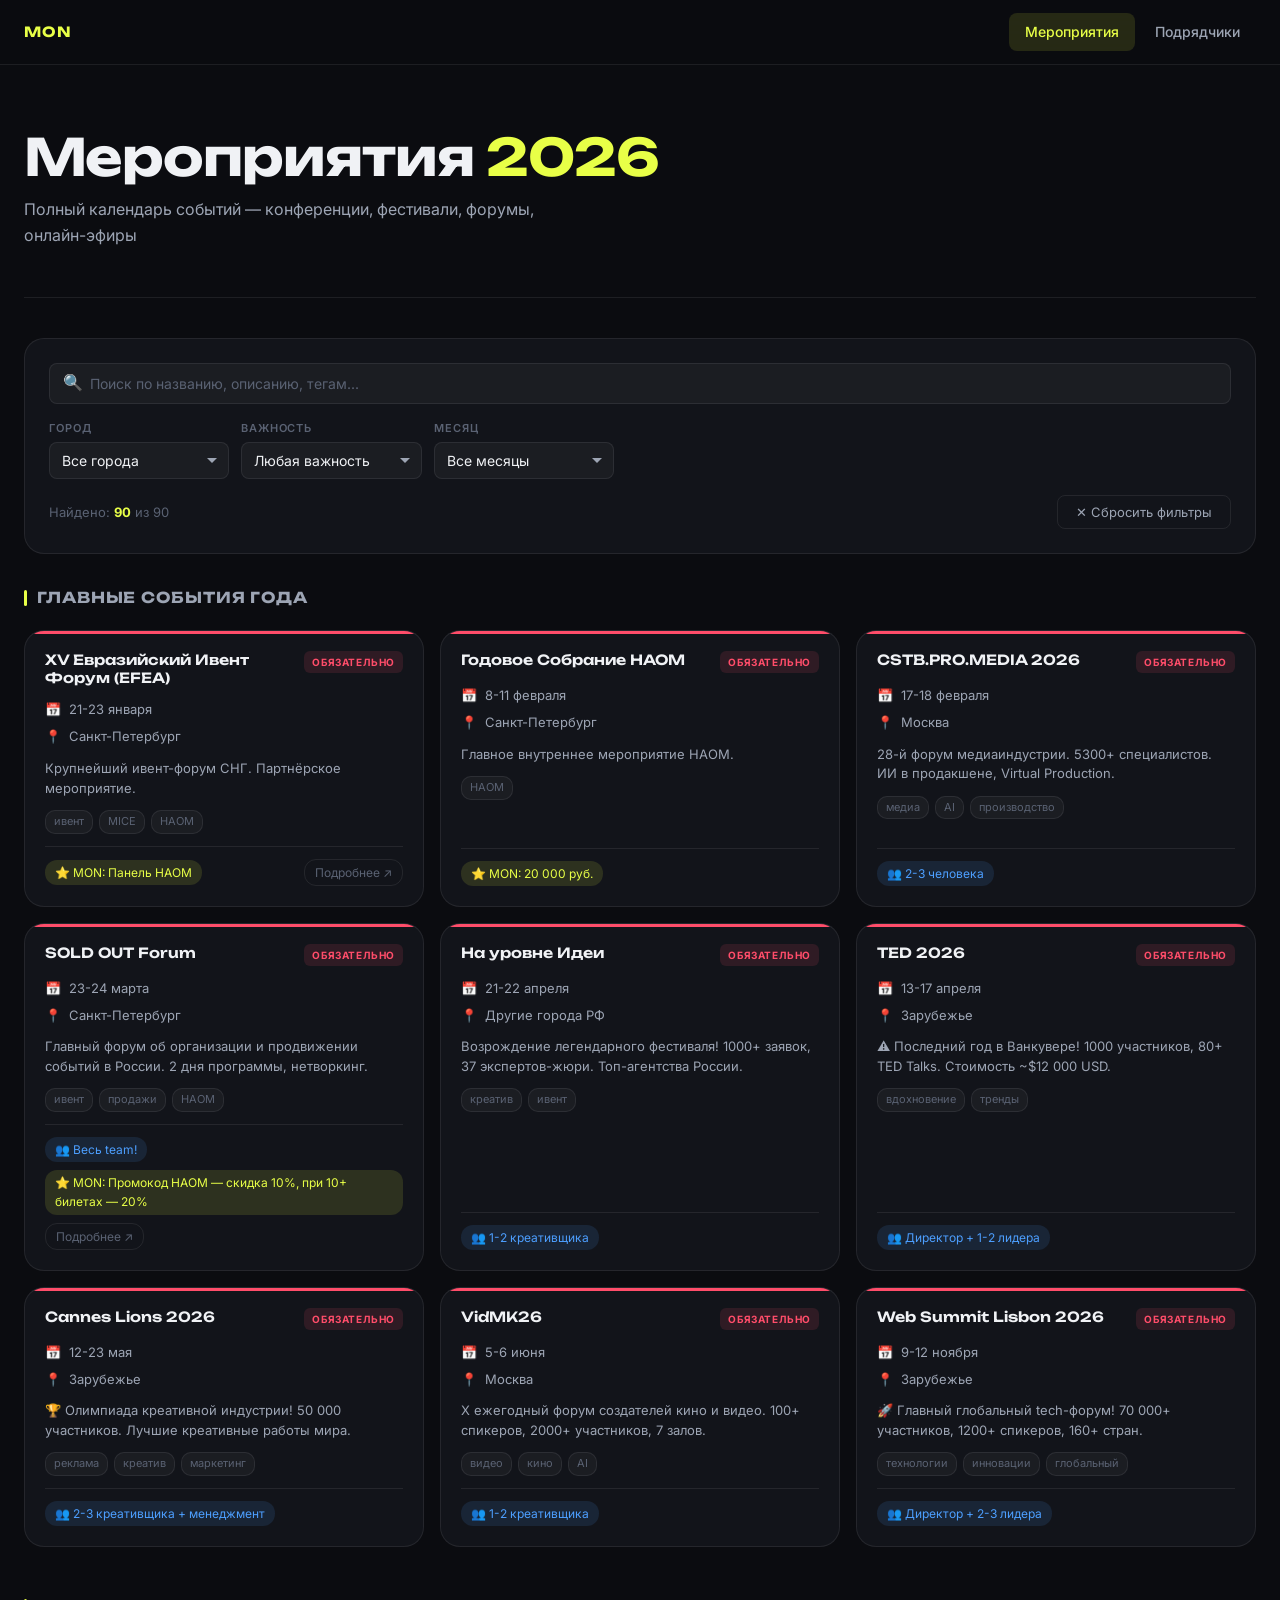
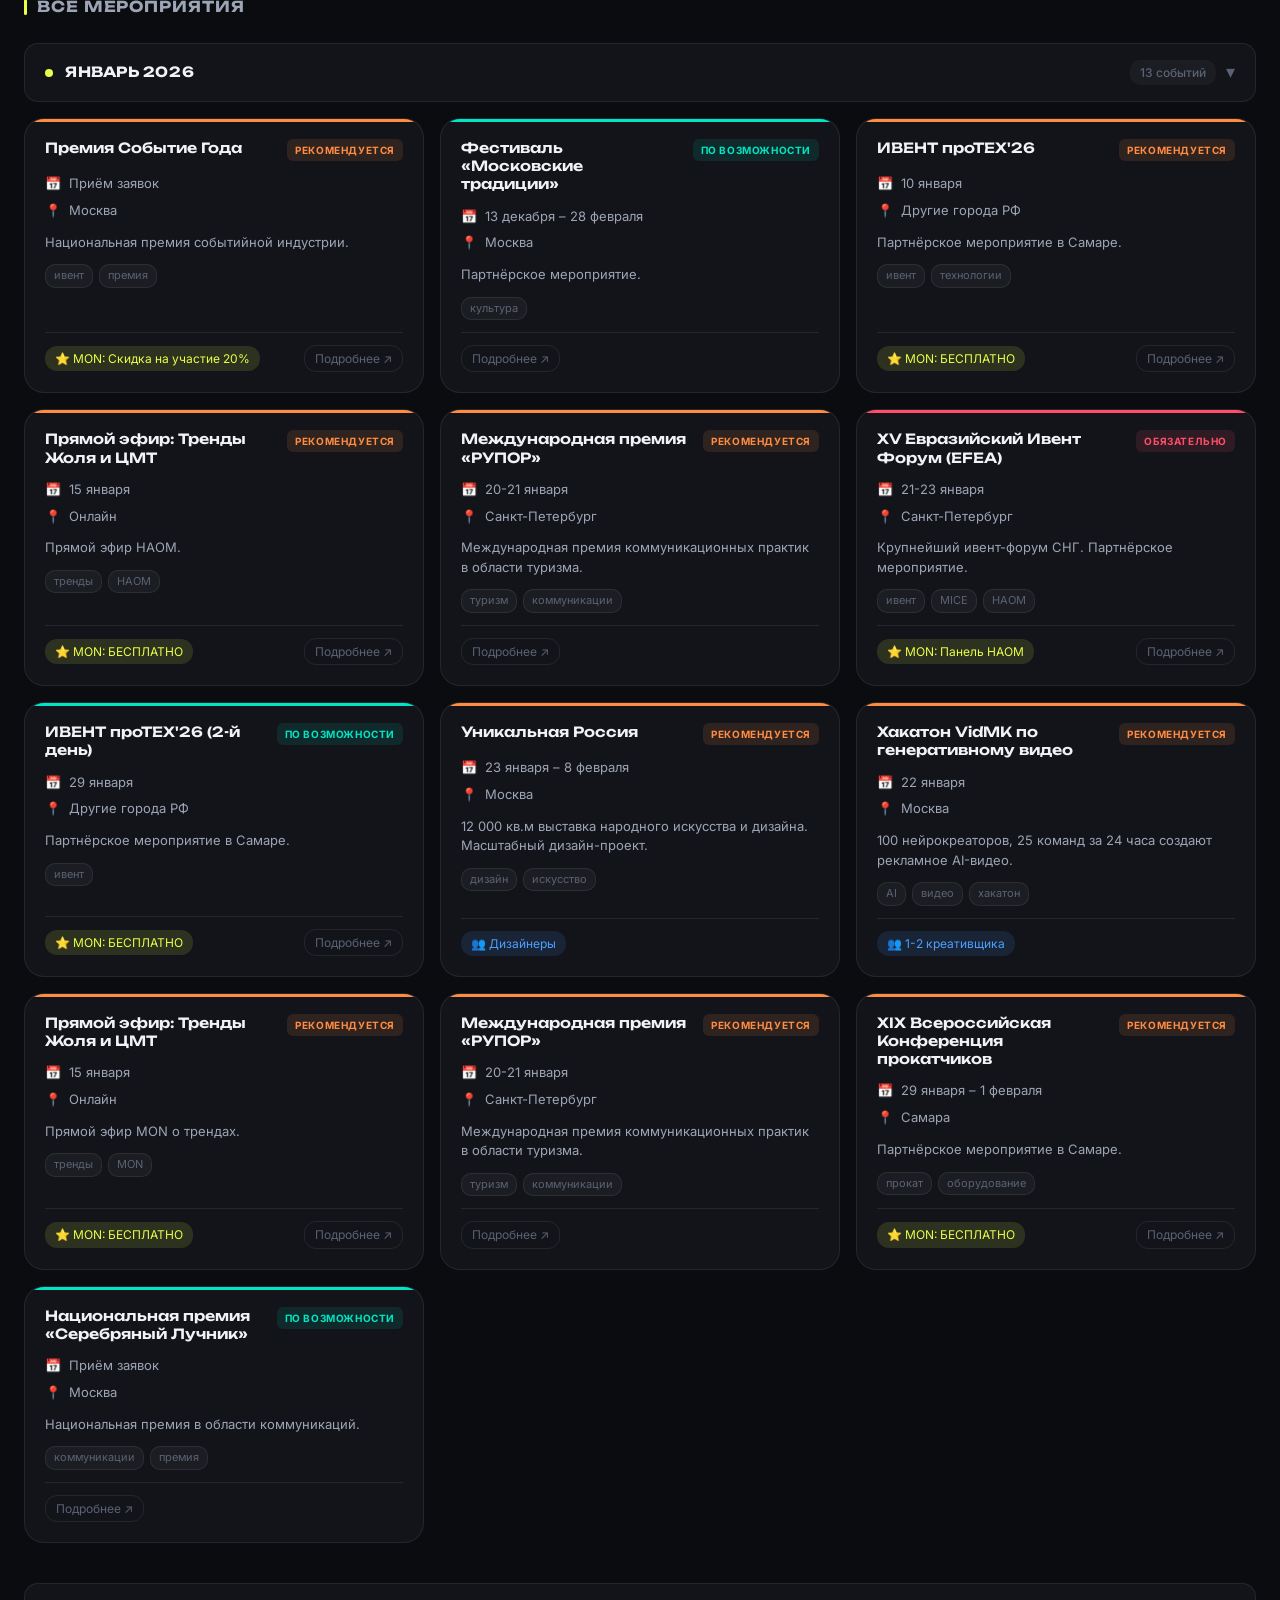
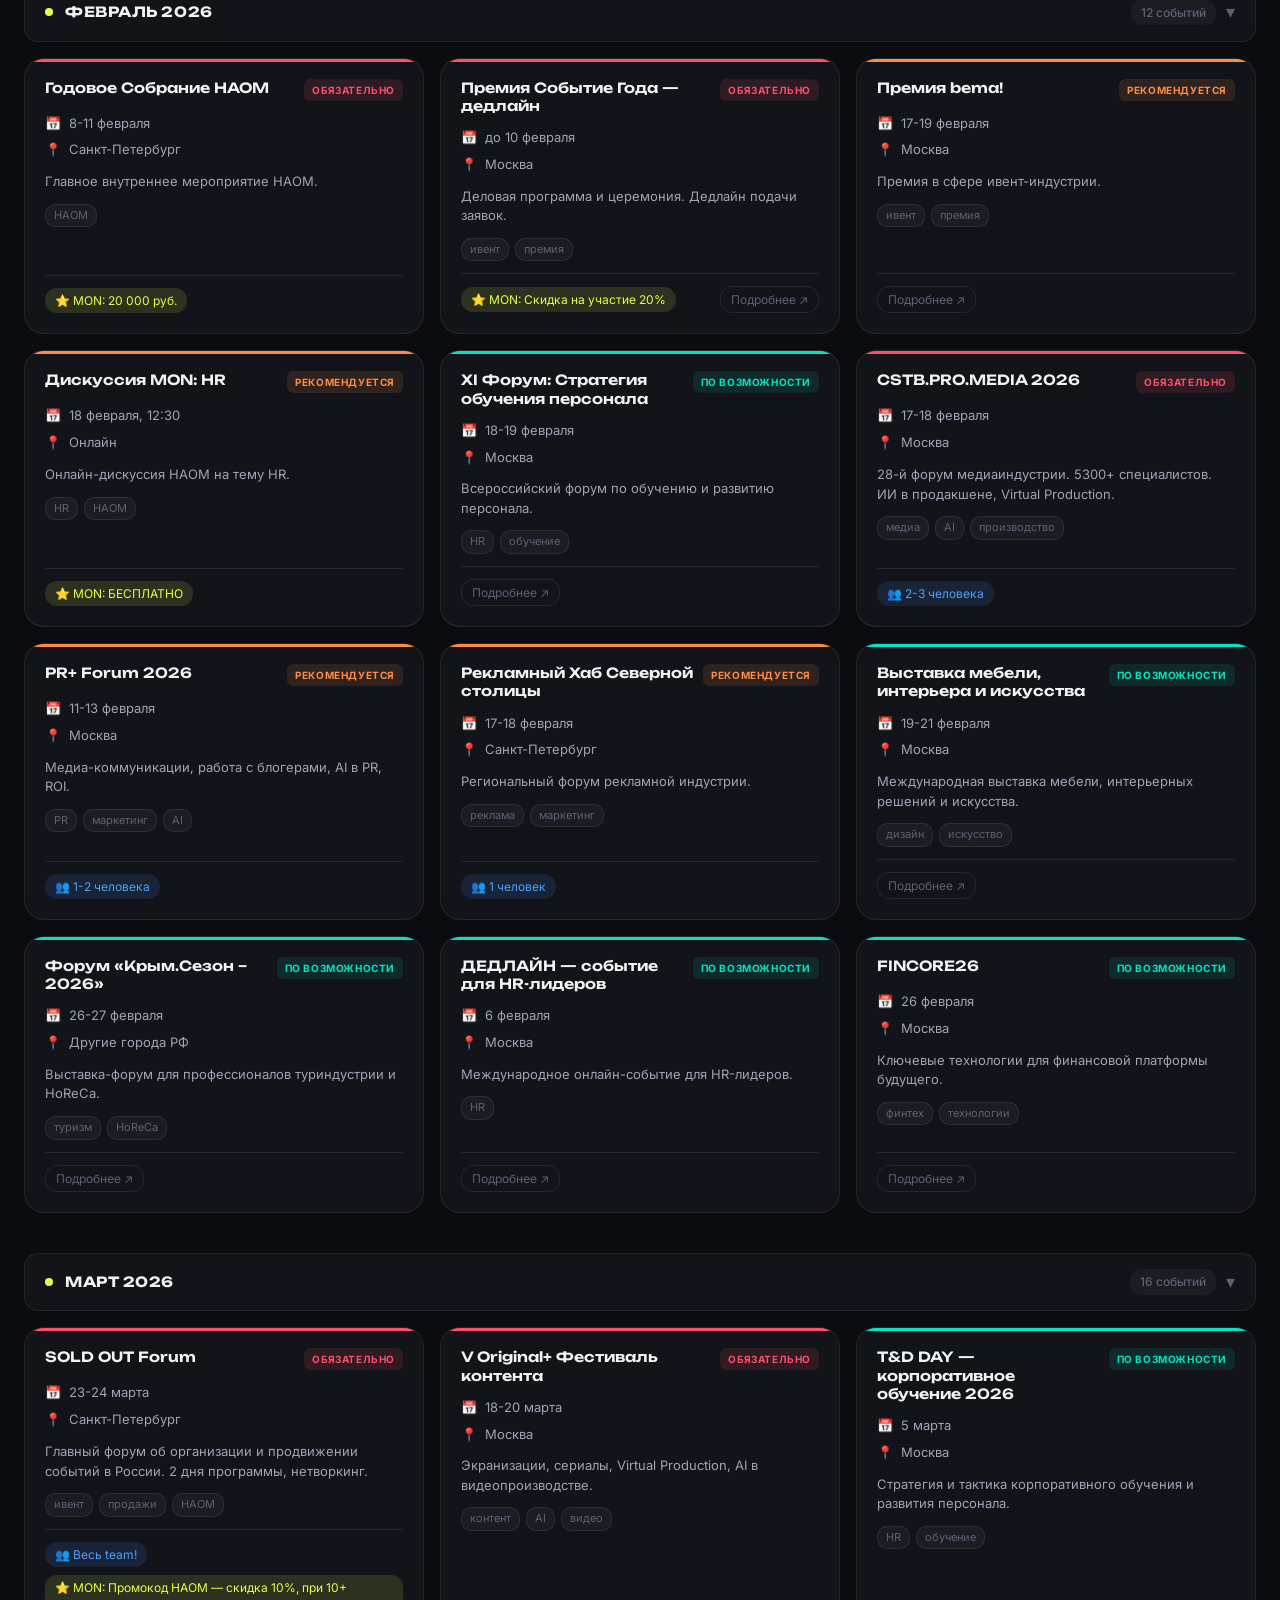
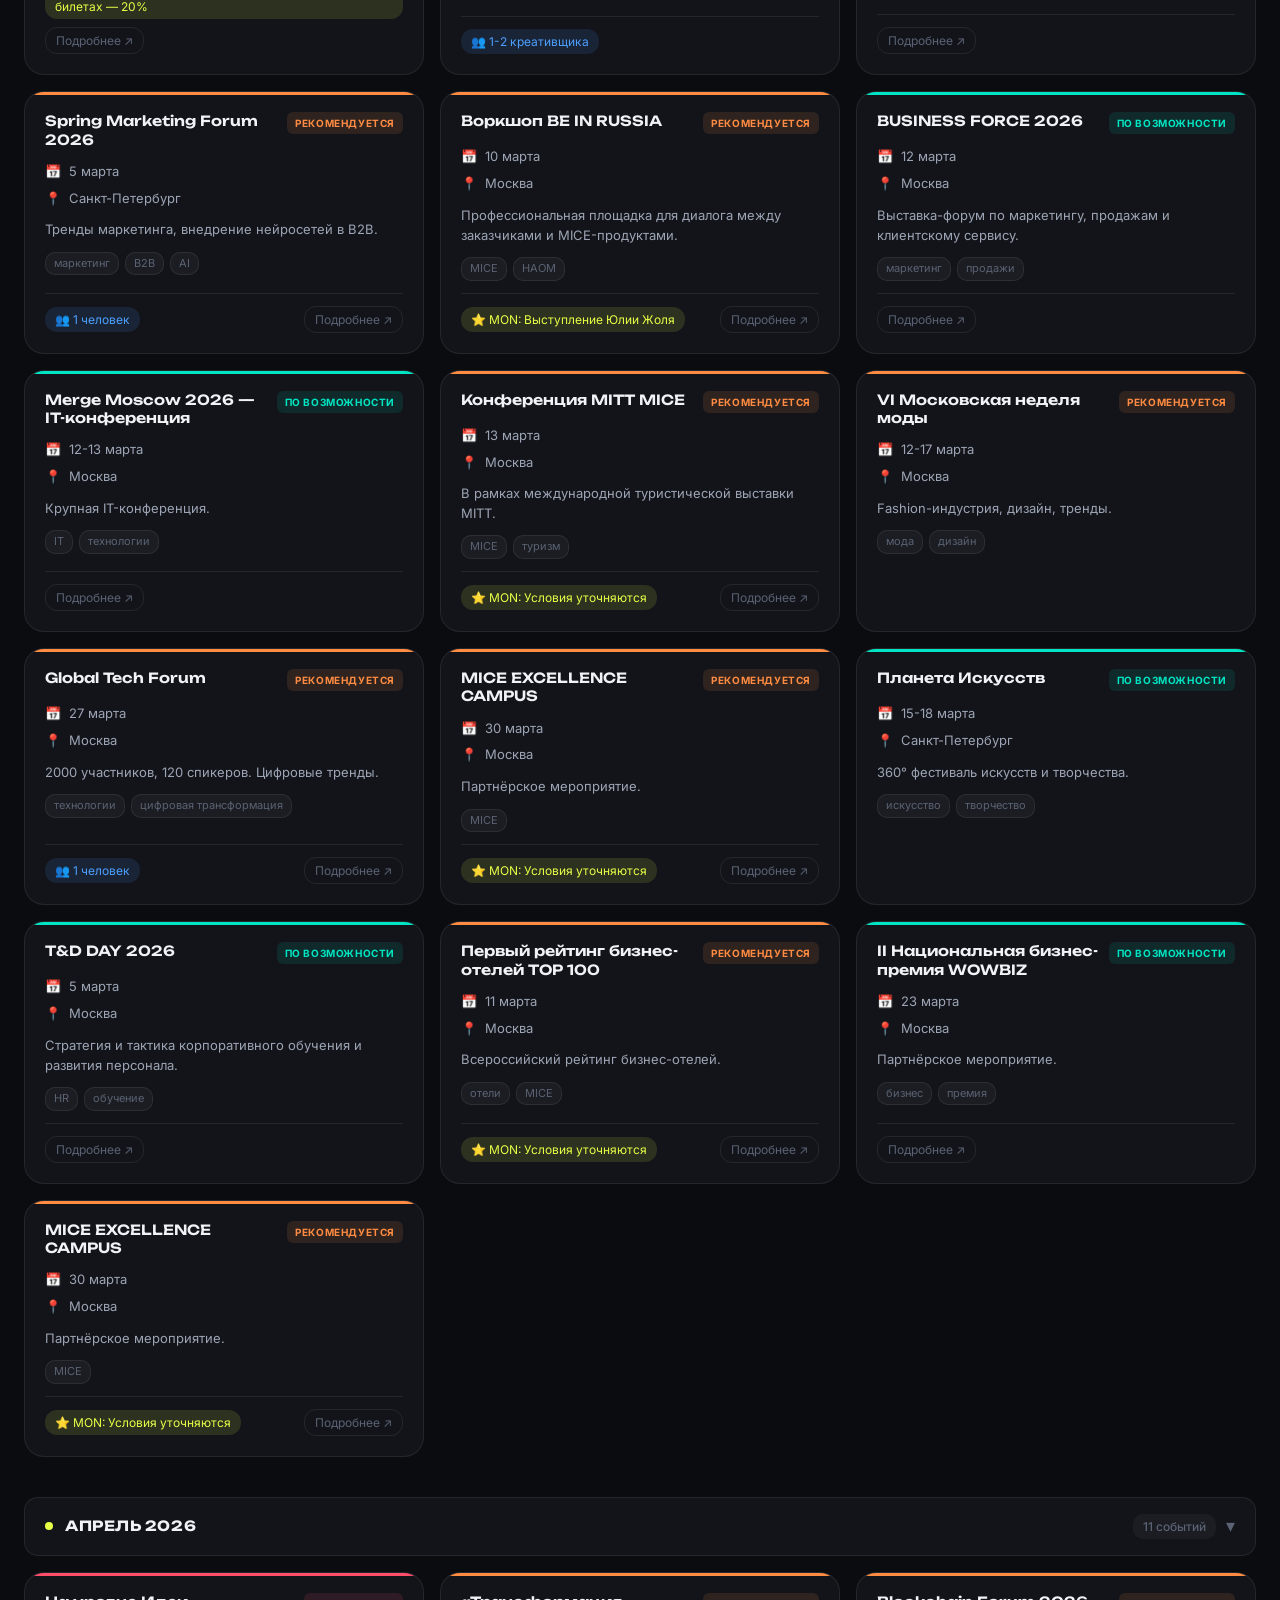
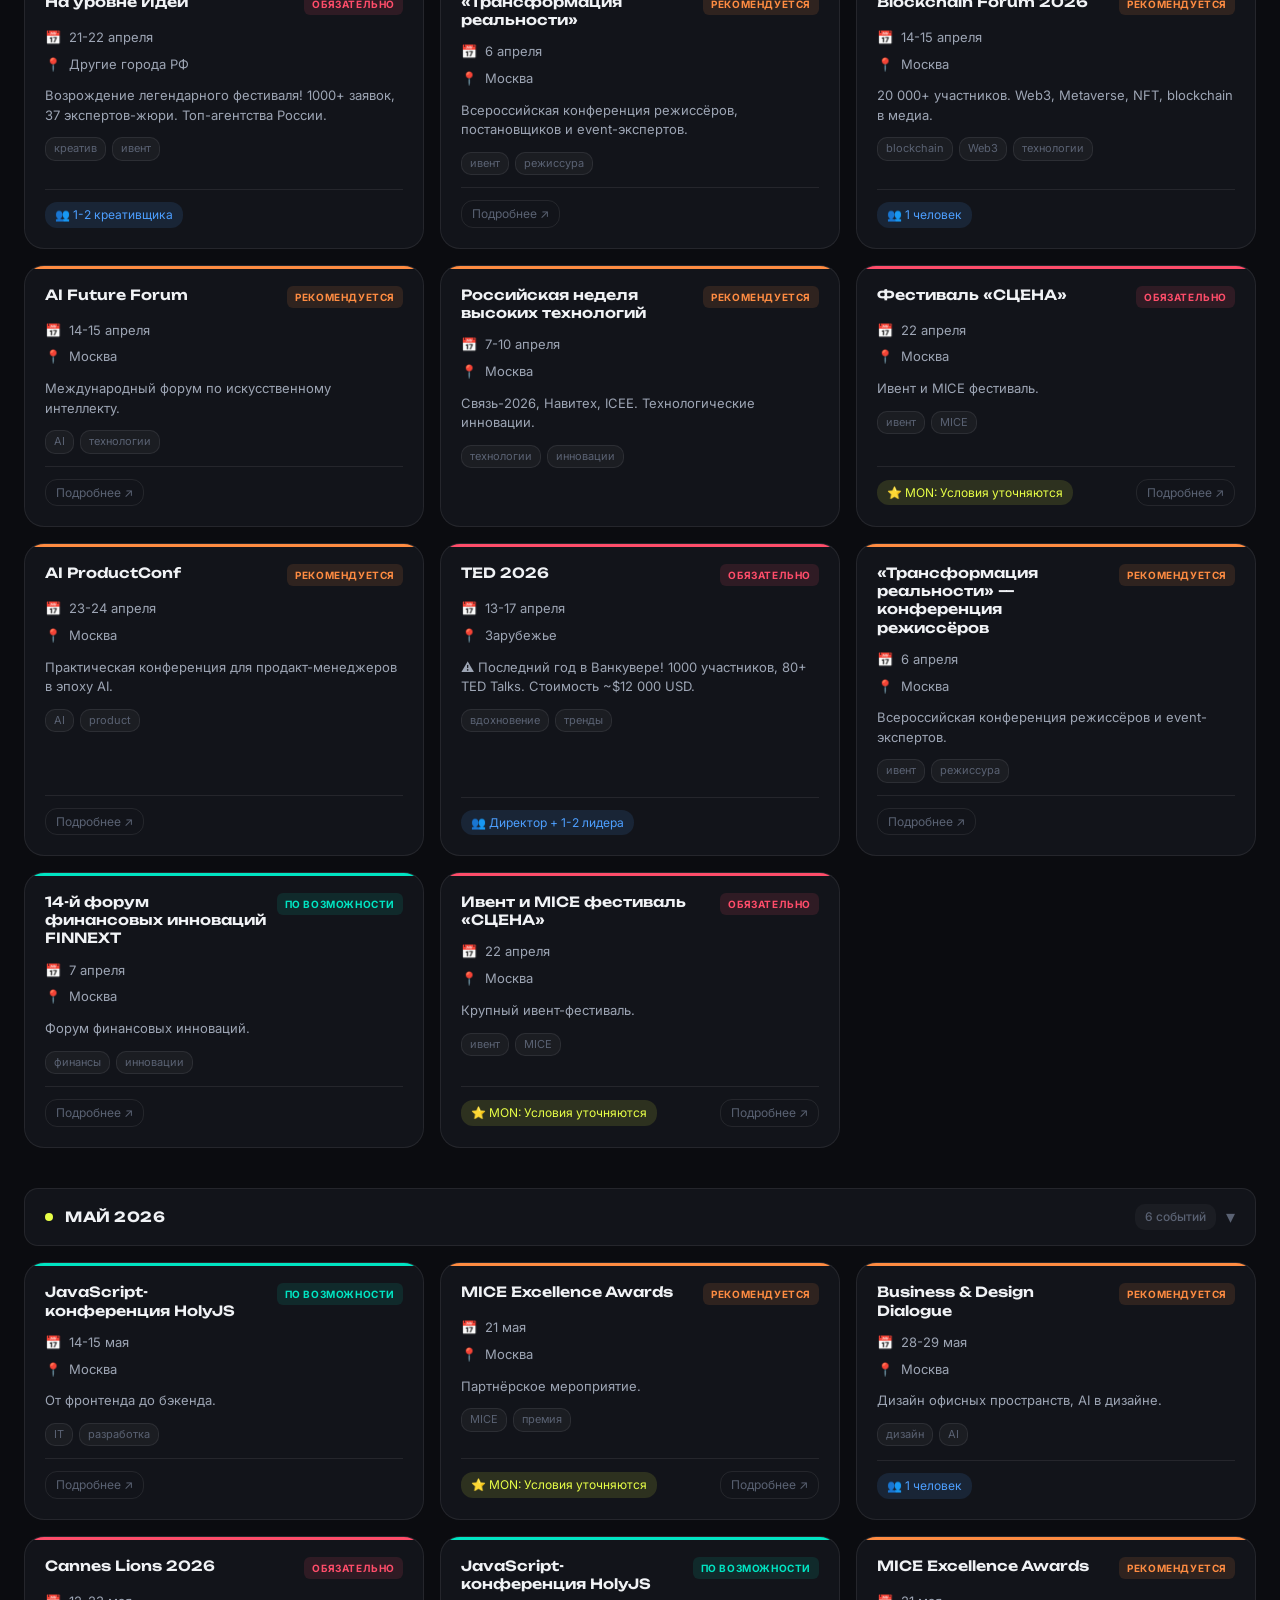
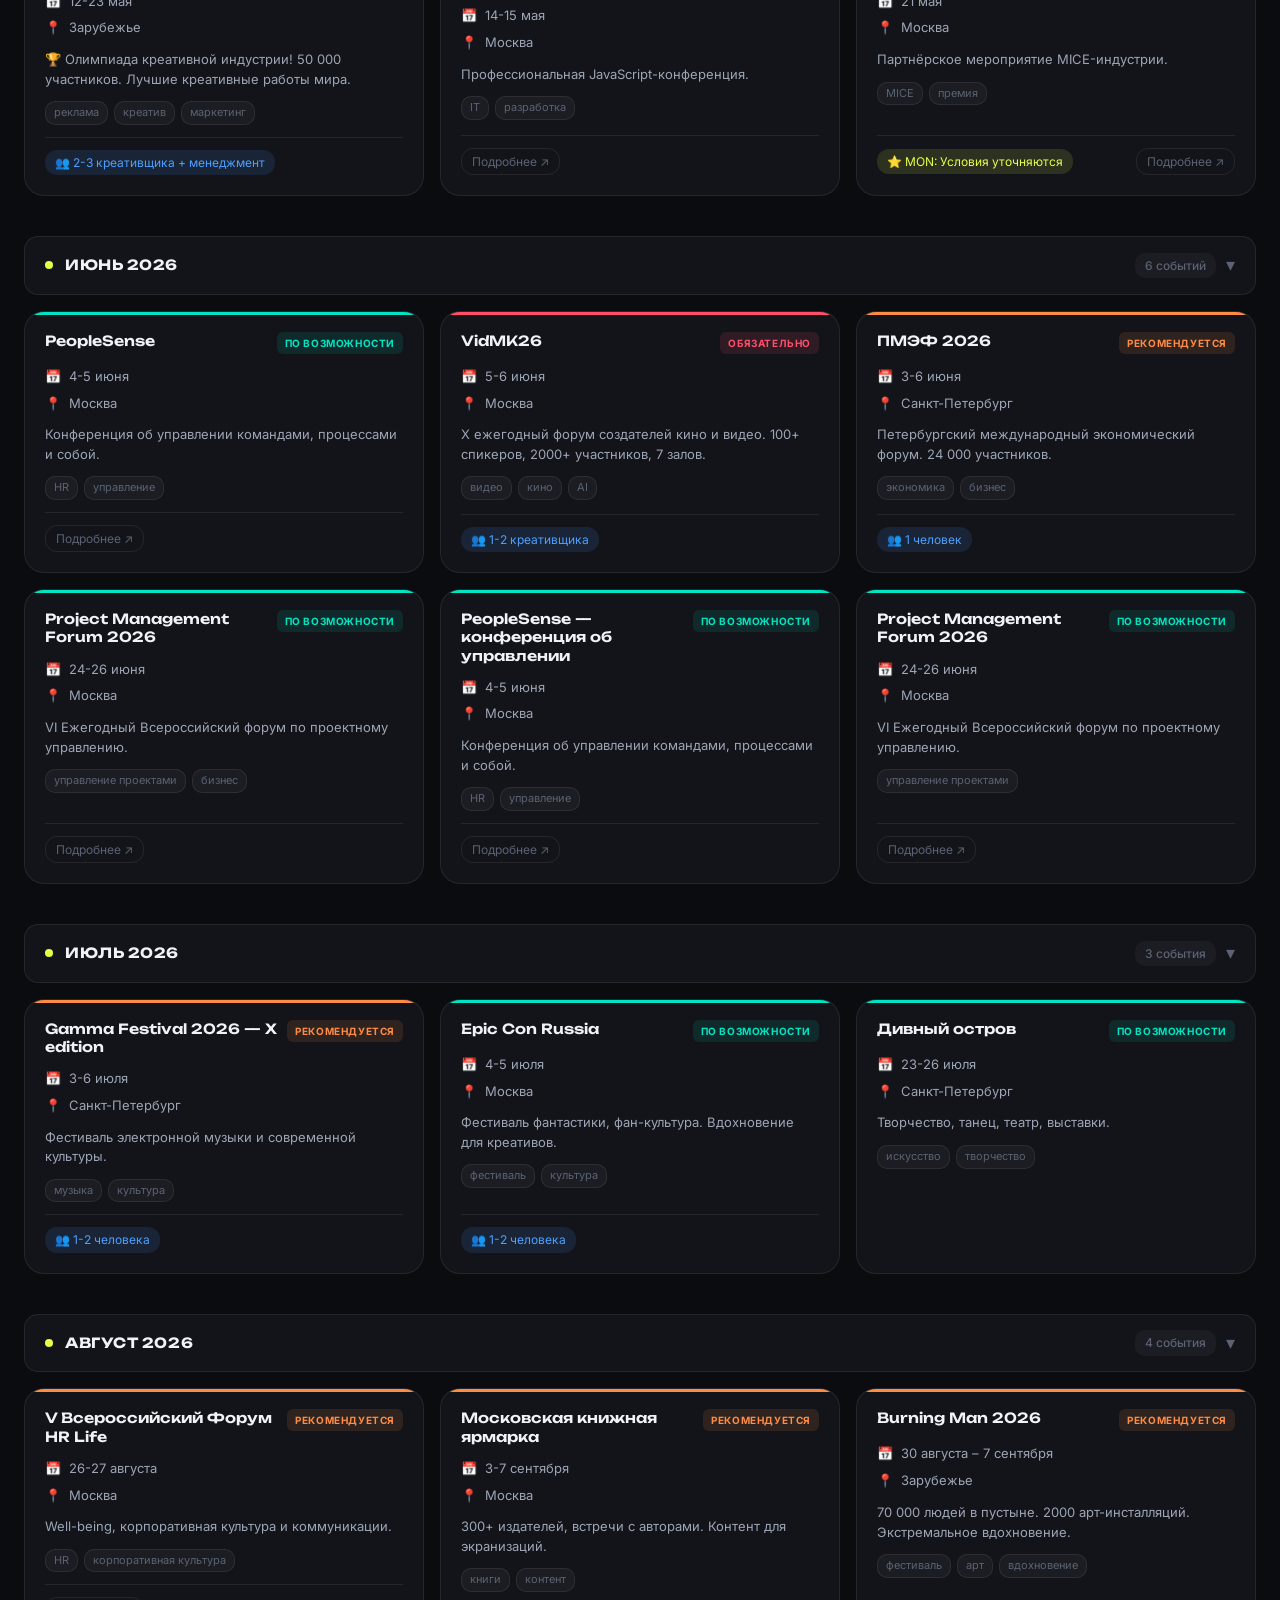
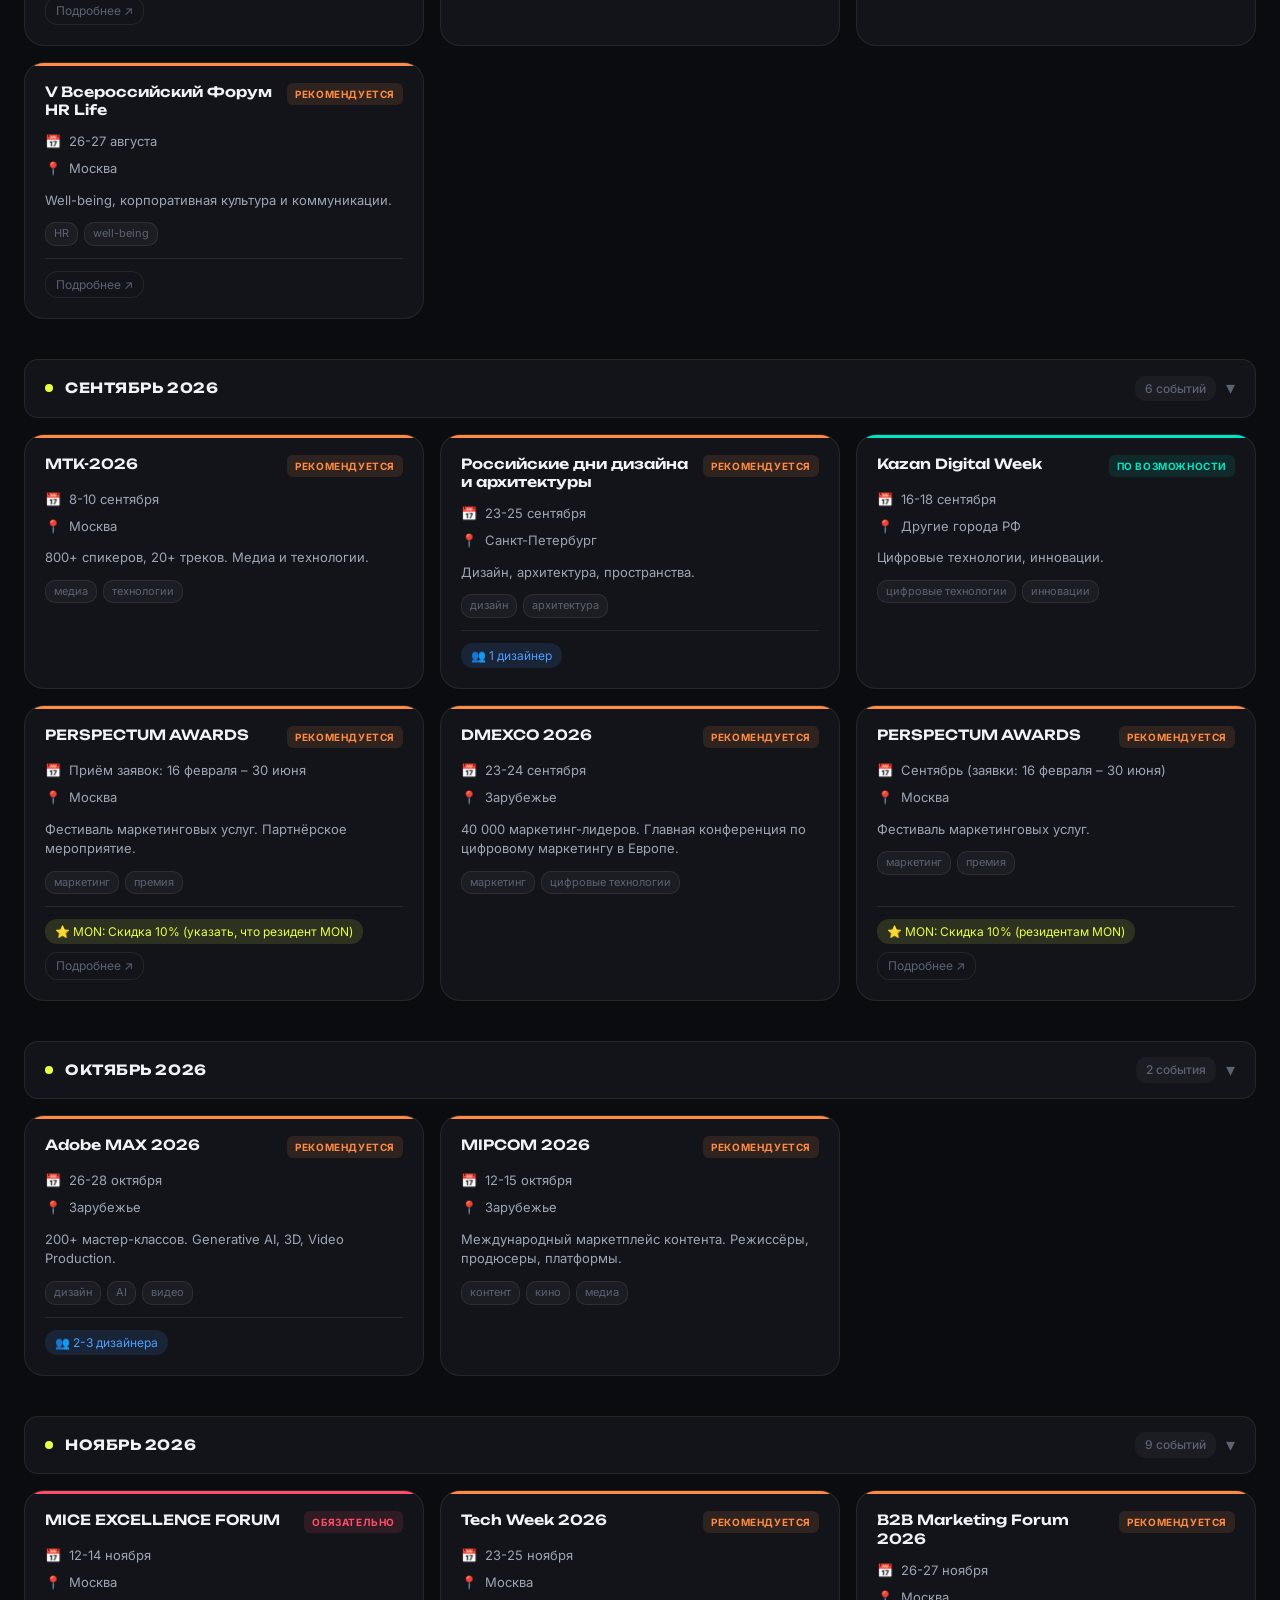
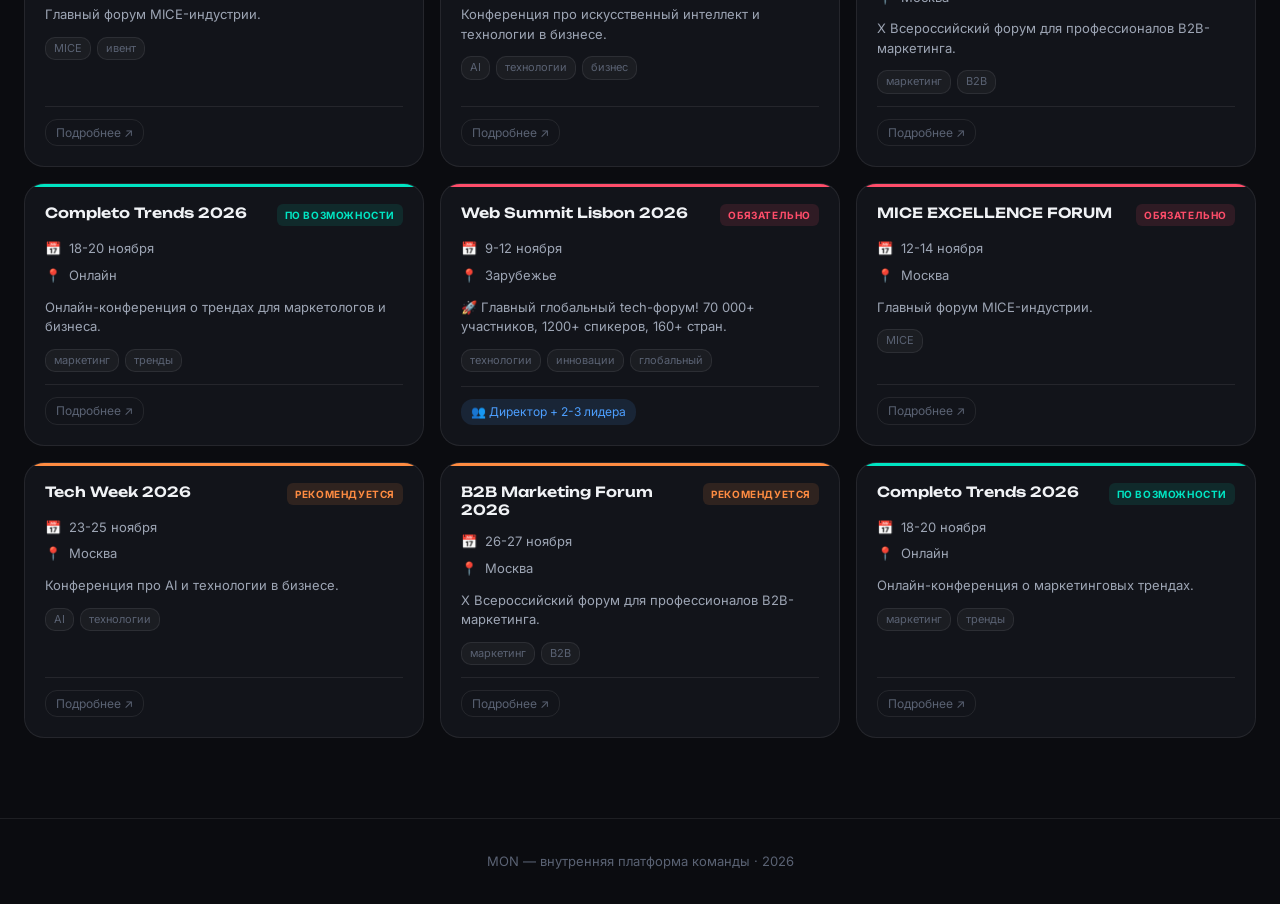
<file: index.html>
<!DOCTYPE html>
<html lang="ru">
<head>
  <meta charset="UTF-8" />
  <meta name="viewport" content="width=device-width, initial-scale=1.0" />
  <title>Мероприятия 2026 | MON</title>
  <link rel="stylesheet" href="styles.css" />
</head>
<body id="events-page">

  <nav class="navbar">
    <div class="navbar-inner">
      <a class="navbar-logo" href="index.html">MON</a>
      <div class="navbar-nav">
        <a class="nav-link active" href="index.html">Мероприятия</a>
        <a class="nav-link" href="contractors.html">Подрядчики</a>
      </div>
    </div>
  </nav>

  <div class="container">

    <header class="page-header">
      <h1 class="page-title">Мероприятия <span>2026</span></h1>
      <p class="page-subtitle">Полный календарь событий — конференции, фестивали, форумы, онлайн-эфиры</p>
    </header>

    <div class="filters-panel">
      <div class="filters-row">
        <div class="search-wrap">
          <span class="search-icon">🔍</span>
          <input type="text" id="search-input" class="search-input" placeholder="Поиск по названию, описанию, тегам..." />
        </div>
      </div>

      <div class="filters-row">
        <div class="select-group">
          <label class="select-label">Город</label>
          <select id="filter-city" class="filter-select"></select>
        </div>
        <div class="select-group">
          <label class="select-label">Важность</label>
          <select id="filter-importance" class="filter-select"></select>
        </div>
        <div class="select-group">
          <label class="select-label">Месяц</label>
          <select id="filter-month" class="filter-select"></select>
        </div>
      </div>

      <div class="filters-actions">
        <div class="results-info" id="results-info">Загрузка...</div>
        <button class="btn-reset" id="btn-reset">✕ Сбросить фильтры</button>
      </div>
    </div>

    <section id="featured-section" class="featured-section">
      <div class="section-header">
        <h2 class="section-title">Главные события года</h2>
      </div>
      <div id="featured-grid" class="featured-grid"></div>
    </section>

    <div>
      <div class="section-header" style="margin-bottom:24px">
        <h2 class="section-title">Все мероприятия</h2>
      </div>
      <div id="all-events"></div>
    </div>

    <div class="no-results" id="no-results">
      <div class="no-results-icon">🔎</div>
      <h3>Ничего не нашлось</h3>
      <p>Попробуйте изменить фильтры или поисковый запрос</p>
    </div>

  </div>

  <footer>
    <p>MON — внутренняя платформа команды · 2026</p>
  </footer>

  <script src="data/events.js"></script>
  <script src="app.js"></script>
</body>
</html>
</file>
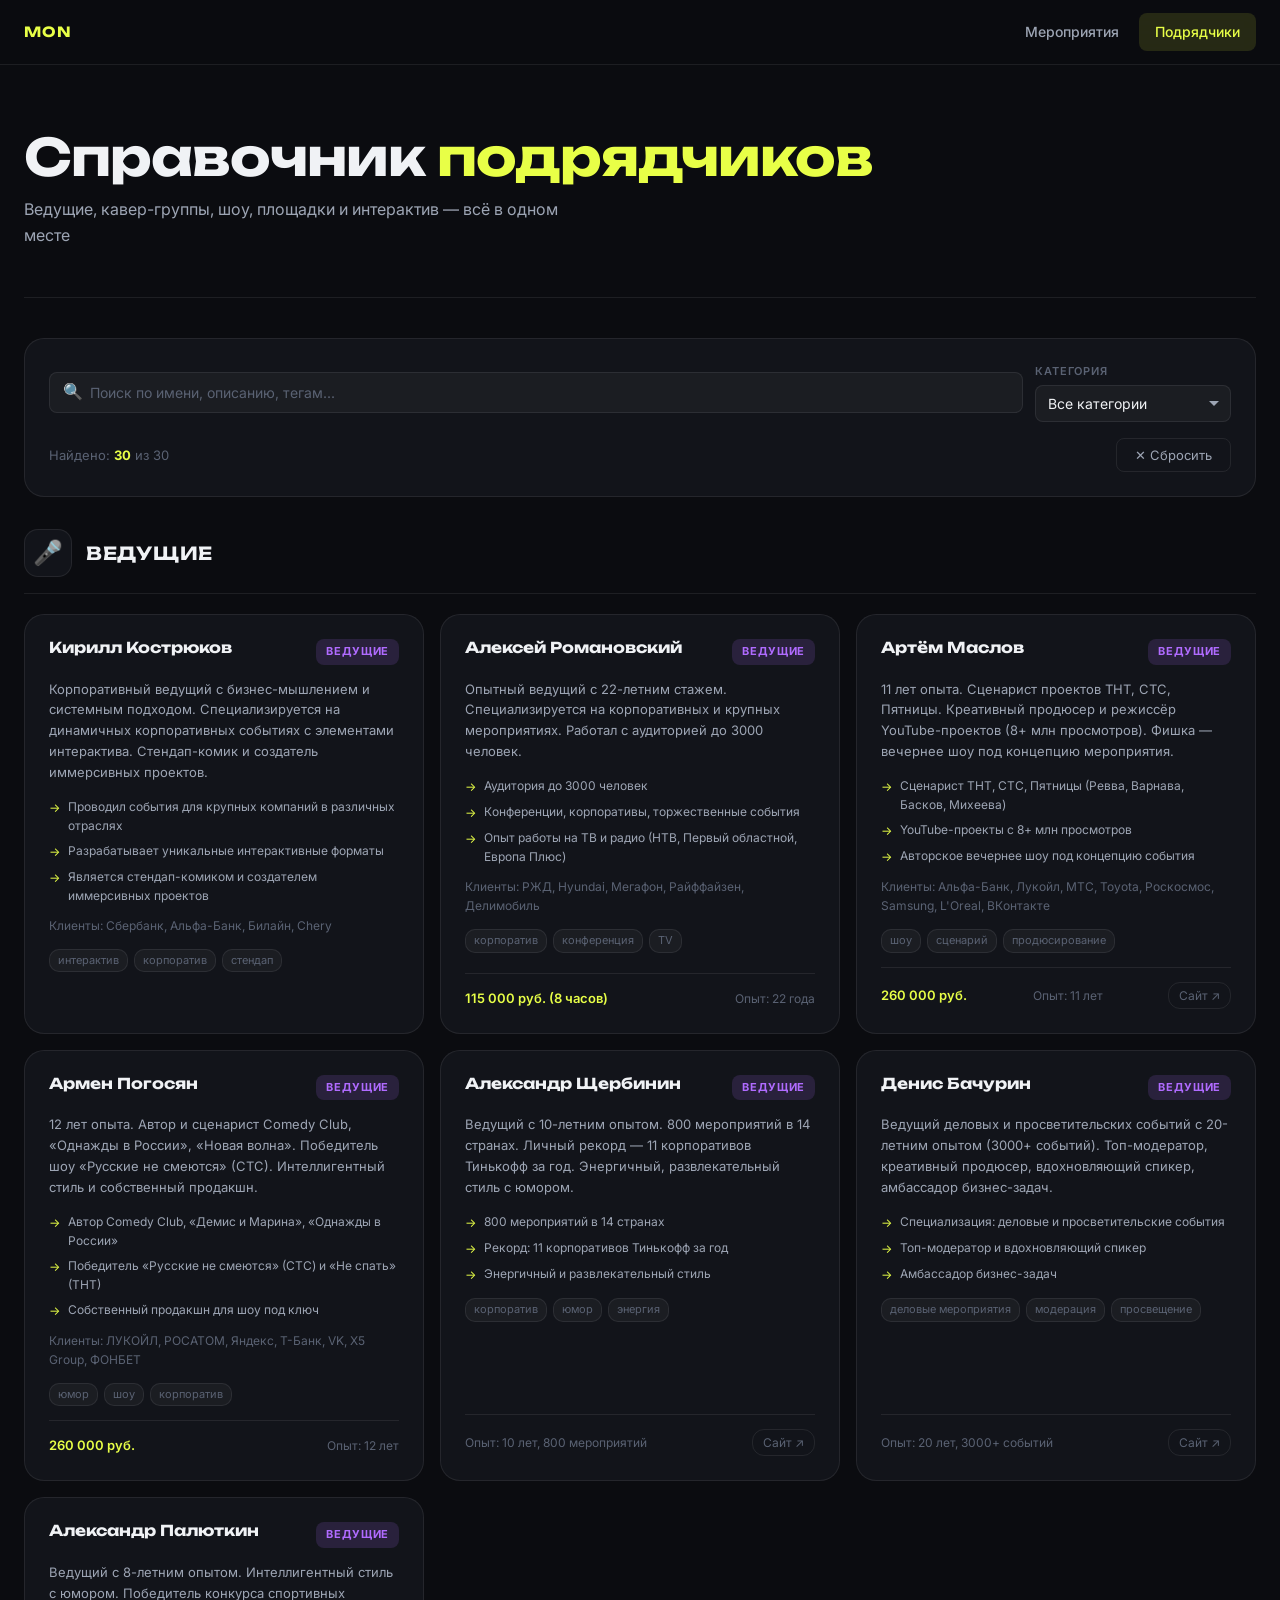
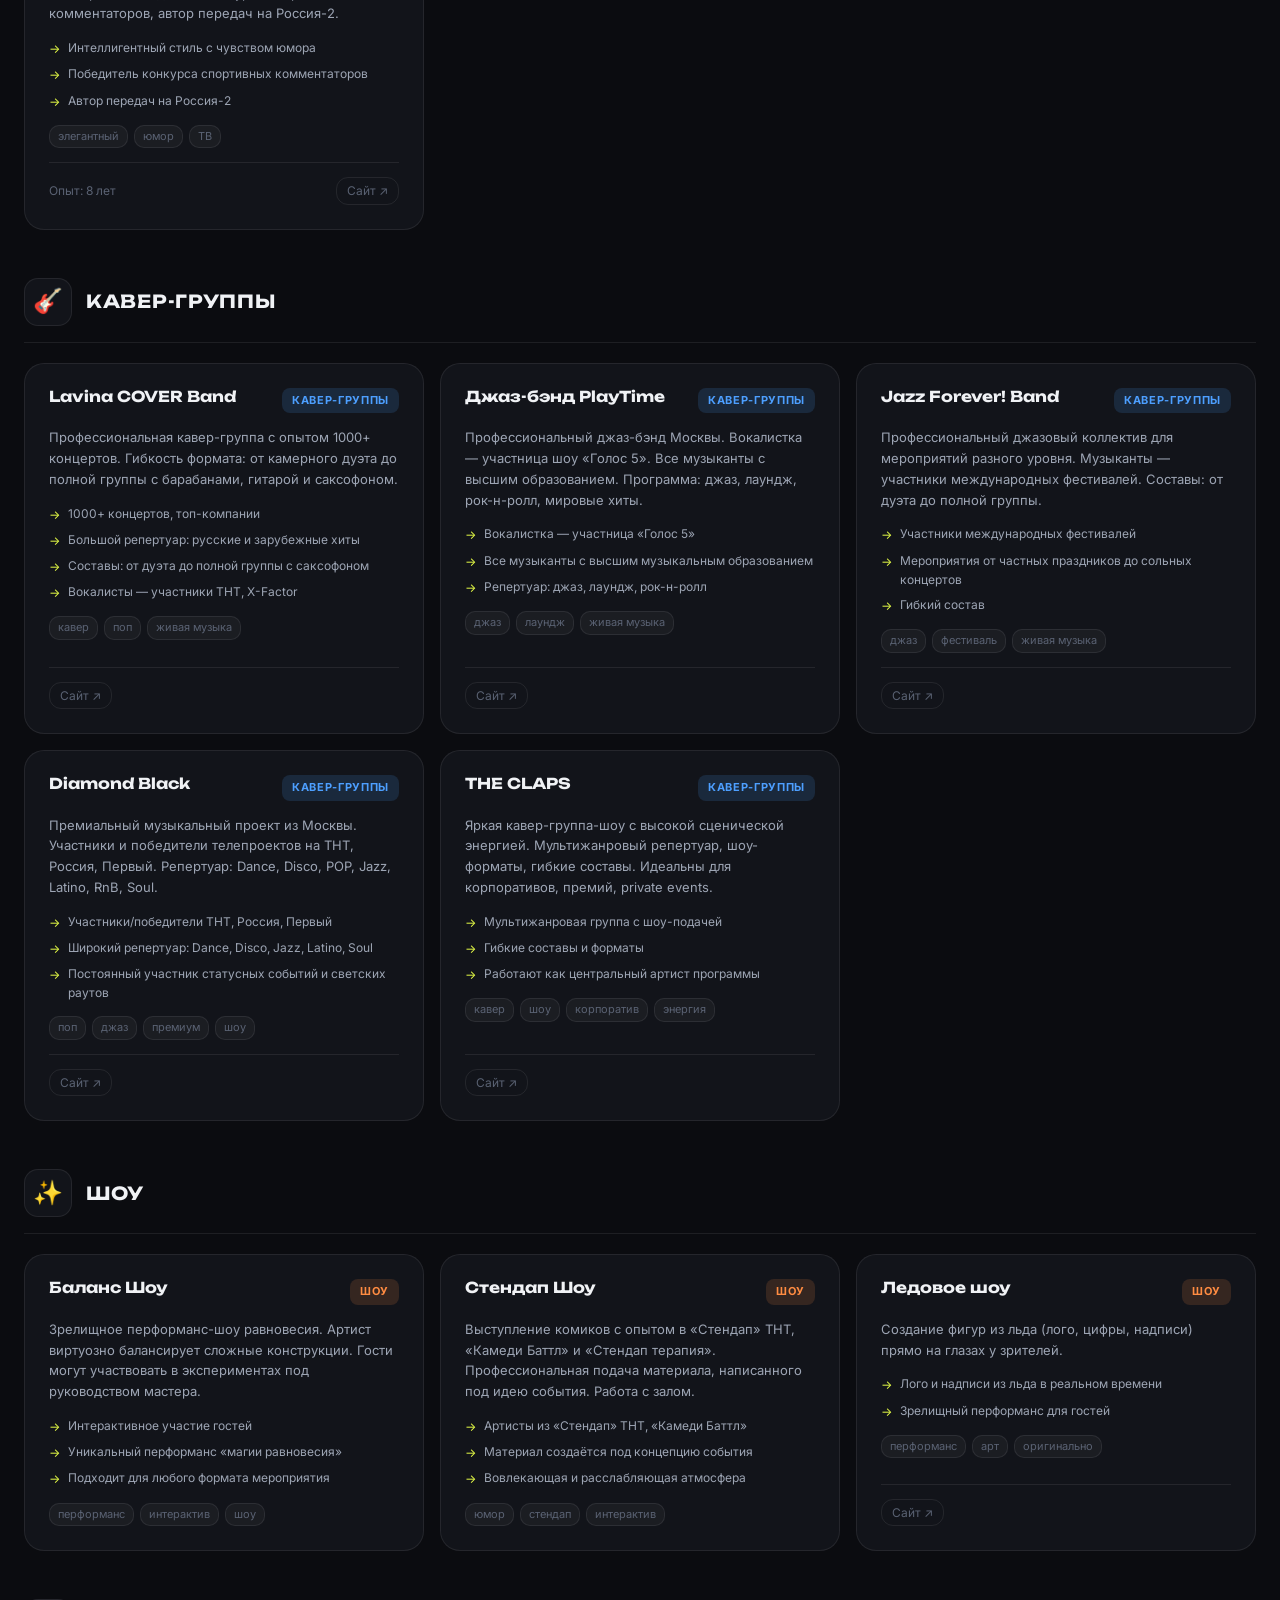
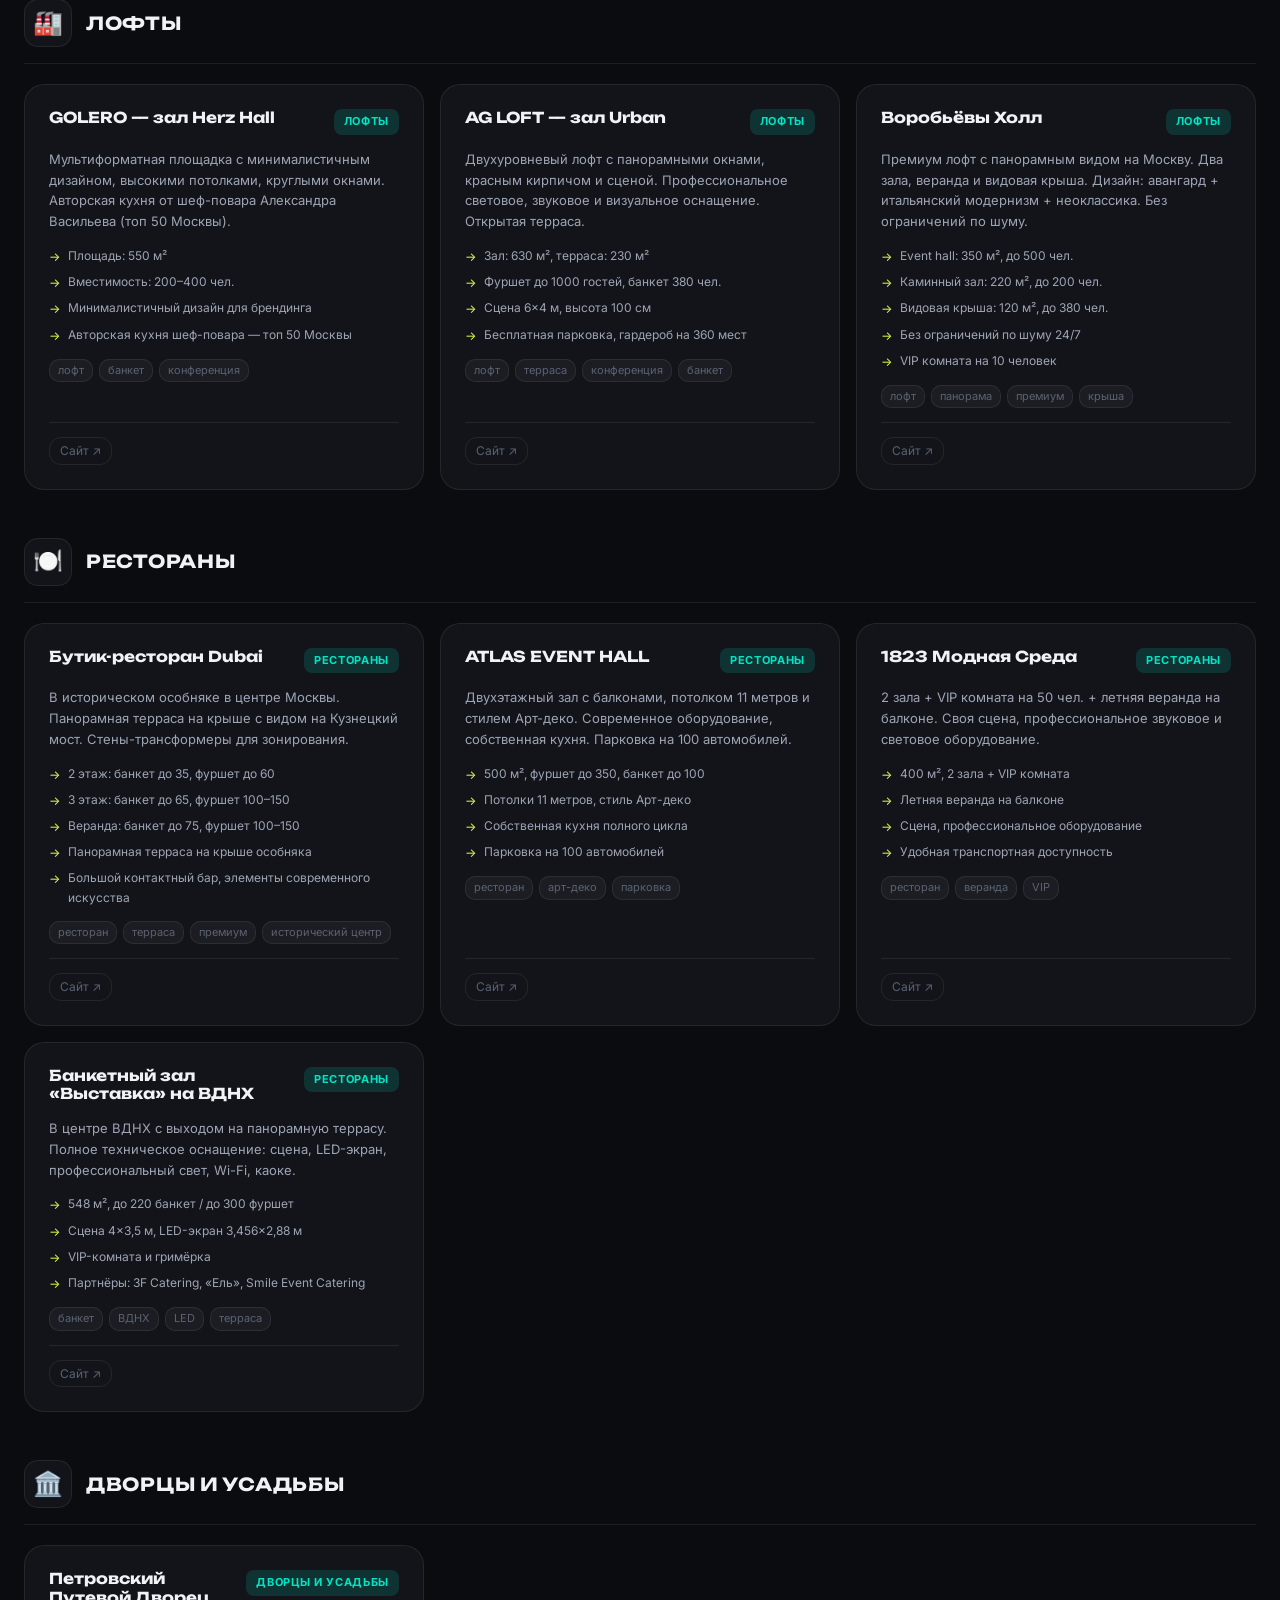
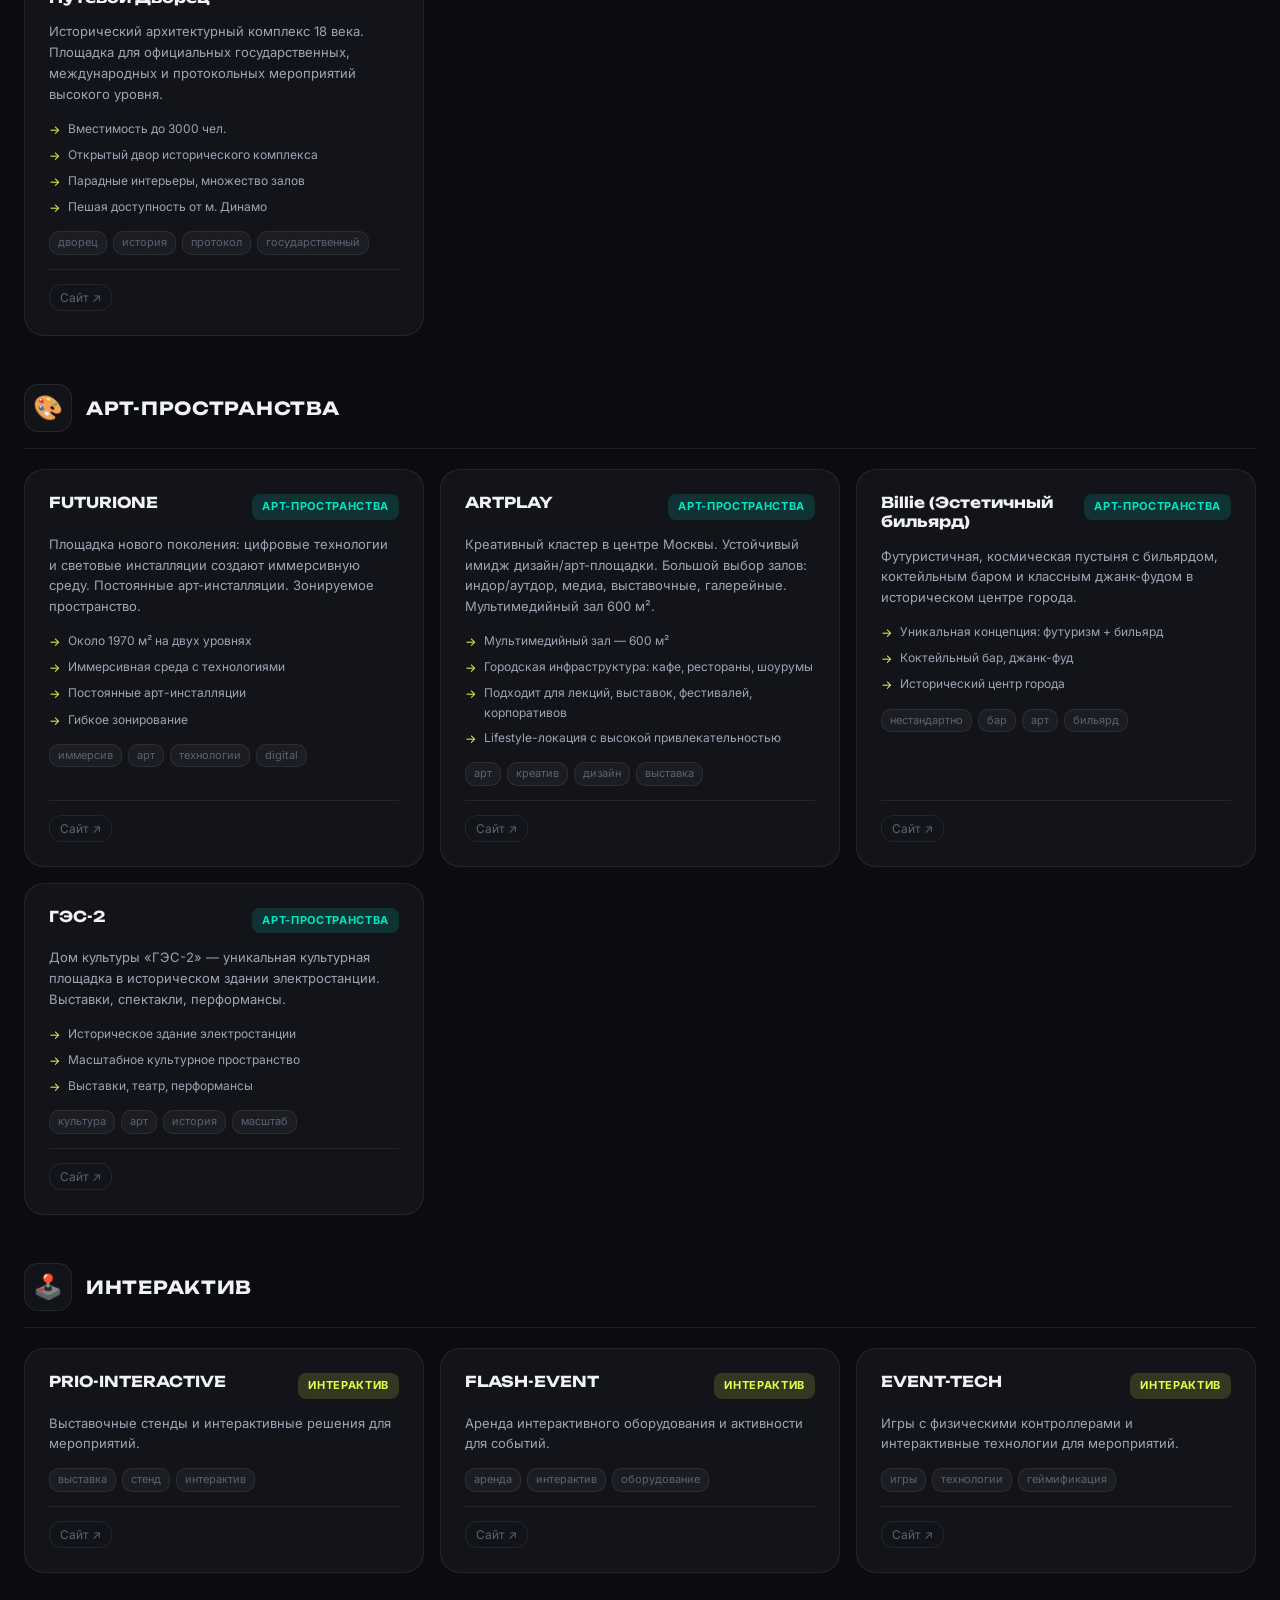
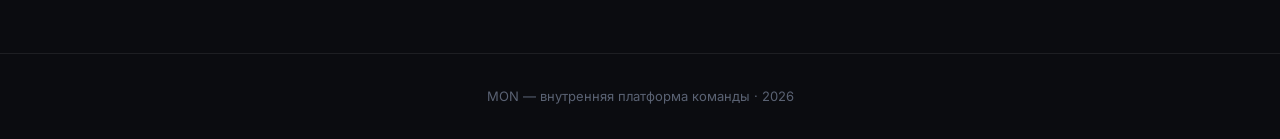
<file: contractors.html>
<!DOCTYPE html>
<html lang="ru">
<head>
  <meta charset="UTF-8" />
  <meta name="viewport" content="width=device-width, initial-scale=1.0" />
  <title>Подрядчики | MON</title>
  <link rel="stylesheet" href="styles.css" />
</head>
<body id="contractors-page">

  <nav class="navbar">
    <div class="navbar-inner">
      <a class="navbar-logo" href="index.html">MON</a>
      <div class="navbar-nav">
        <a class="nav-link" href="index.html">Мероприятия</a>
        <a class="nav-link active" href="contractors.html">Подрядчики</a>
      </div>
    </div>
  </nav>

  <div class="container">

    <header class="page-header">
      <h1 class="page-title">Справочник <span>подрядчиков</span></h1>
      <p class="page-subtitle">Ведущие, кавер-группы, шоу, площадки и интерактив — всё в одном месте</p>
    </header>

    <div class="filters-panel">
      <div class="filters-row">
        <div class="search-wrap">
          <span class="search-icon">🔍</span>
          <input type="text" id="search-input" class="search-input" placeholder="Поиск по имени, описанию, тегам..." />
        </div>
        <div class="select-group">
          <label class="select-label">Категория</label>
          <select id="filter-category" class="filter-select"></select>
        </div>
      </div>

      <div class="filters-actions">
        <div class="results-info" id="results-info">Загрузка...</div>
        <button class="btn-reset" id="btn-reset">✕ Сбросить</button>
      </div>
    </div>

    <div id="contractors-output"></div>

    <div class="no-results" id="no-results">
      <div class="no-results-icon">🔎</div>
      <h3>Ничего не нашлось</h3>
      <p>Попробуйте изменить параметры поиска</p>
    </div>

  </div>

  <footer>
    <p>MON — внутренняя платформа команды · 2026</p>
  </footer>

  <script src="data/contractors.js"></script>
  <script src="app.js"></script>
</body>
</html>
</file>
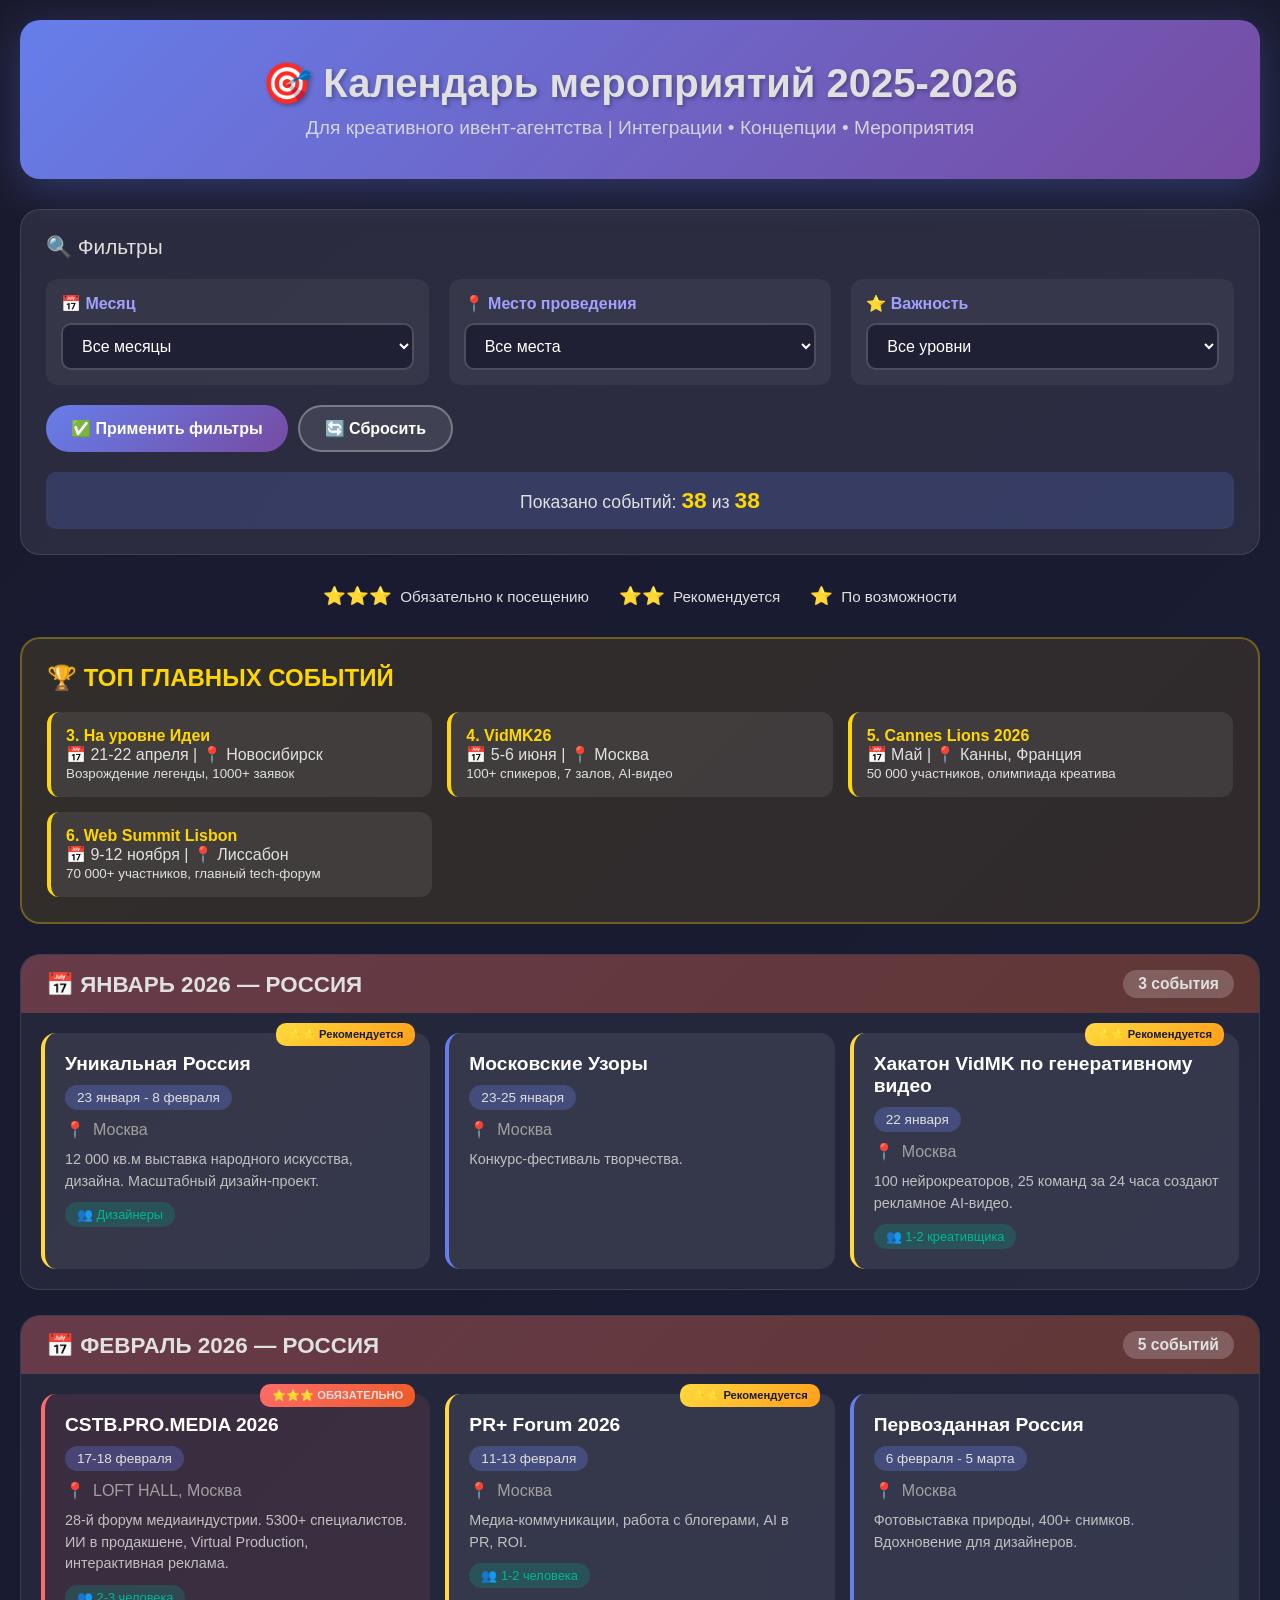
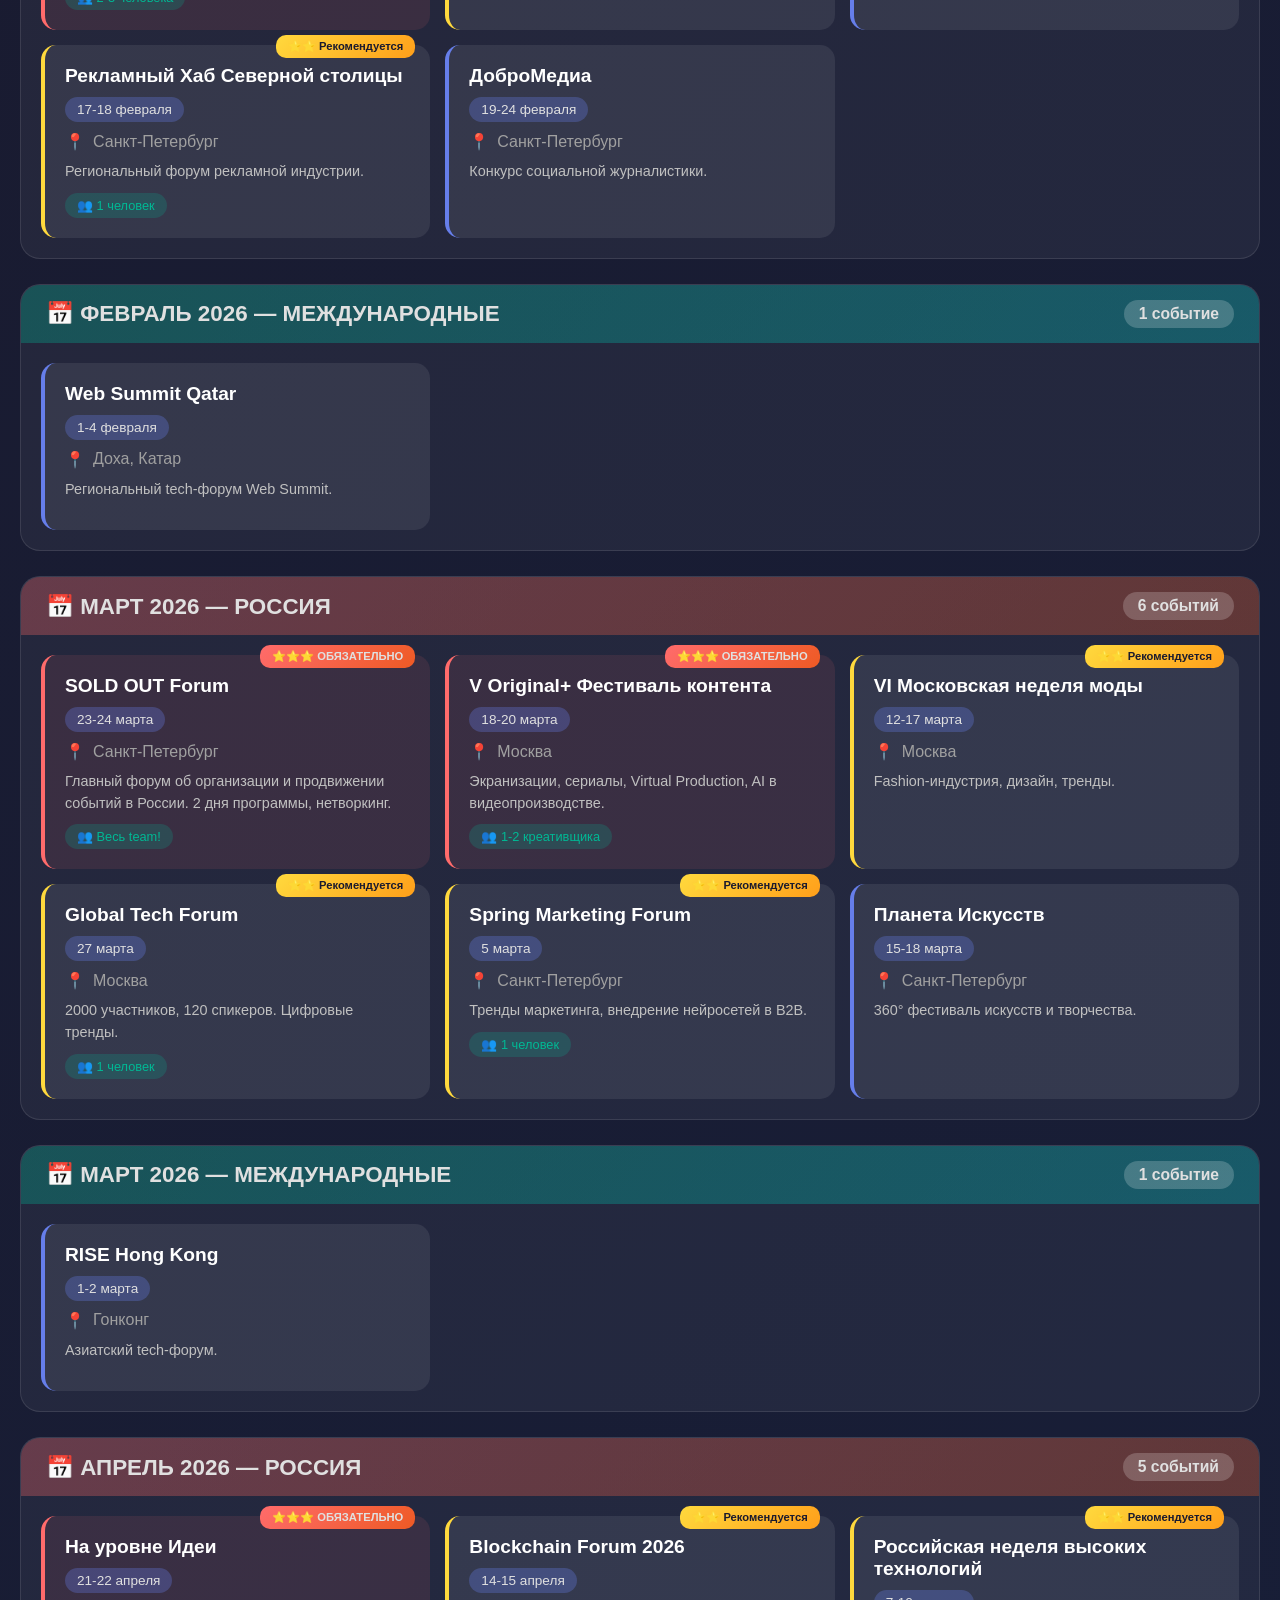
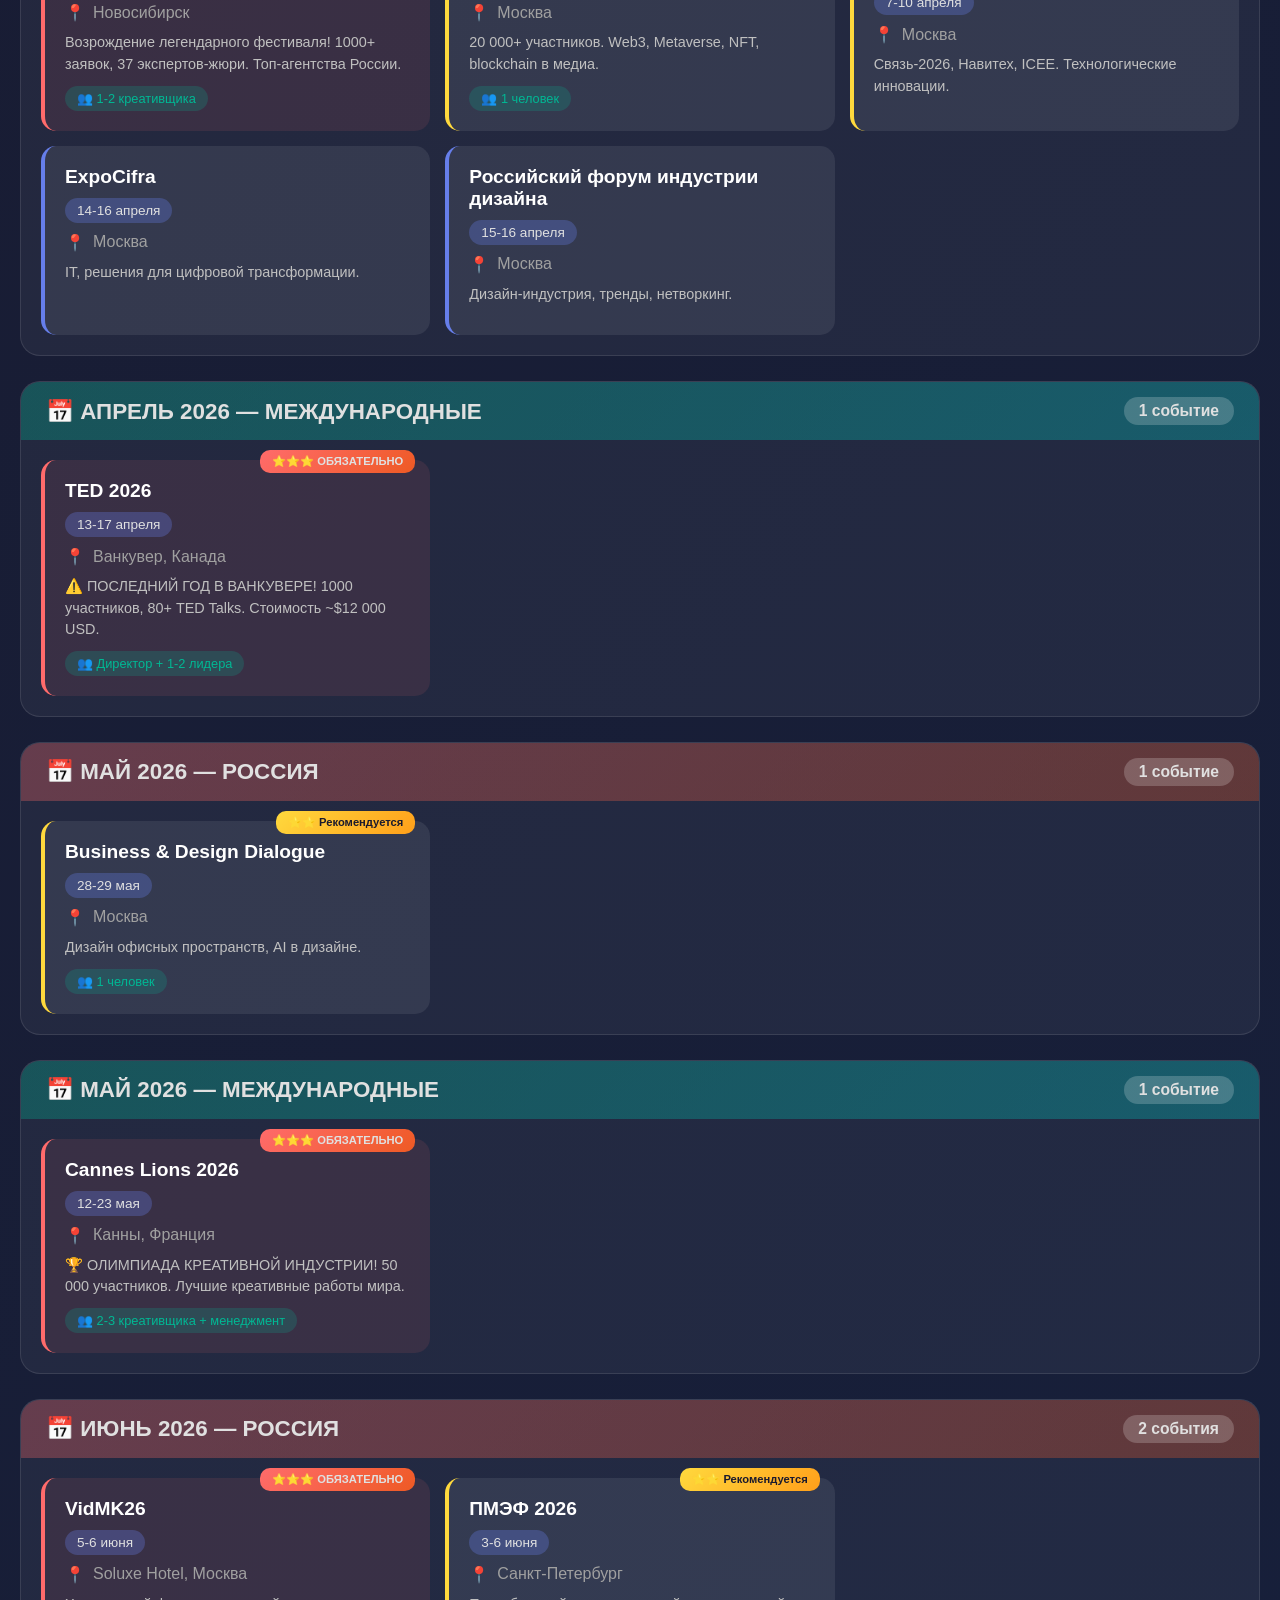
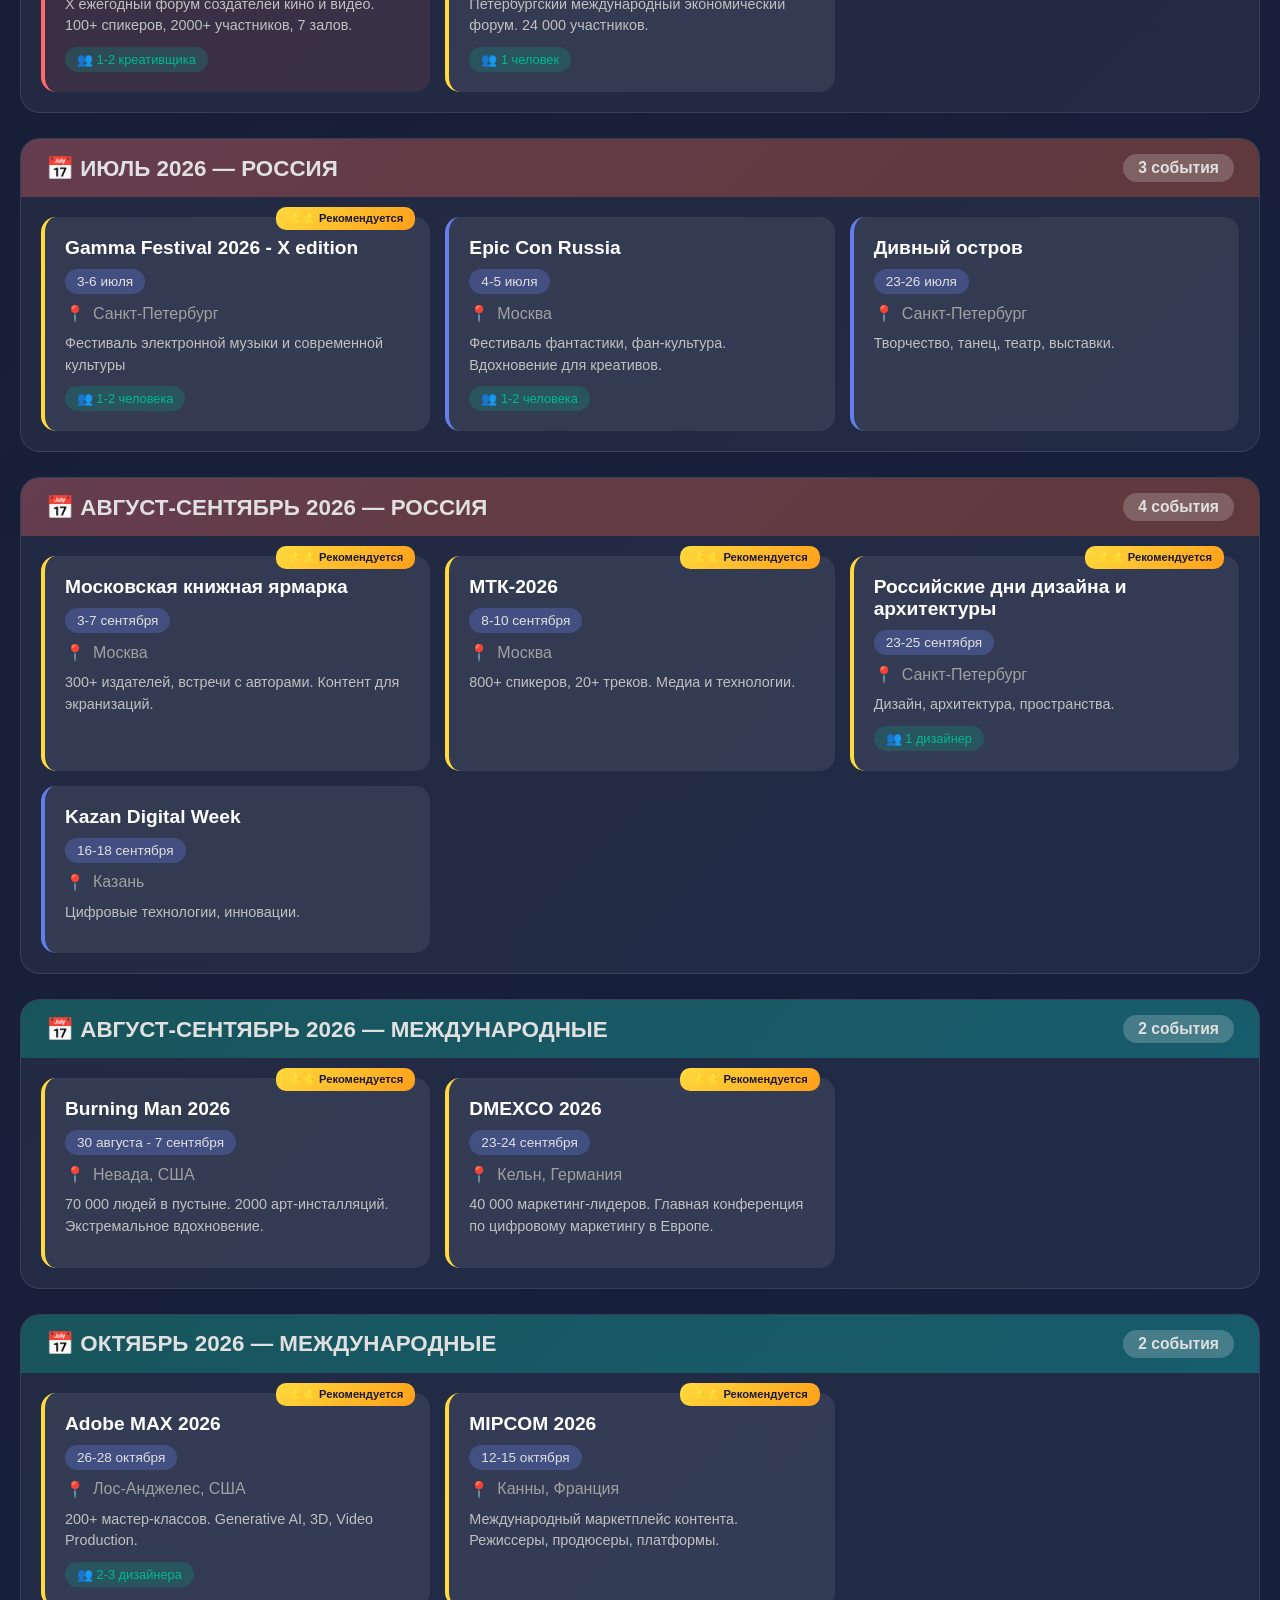
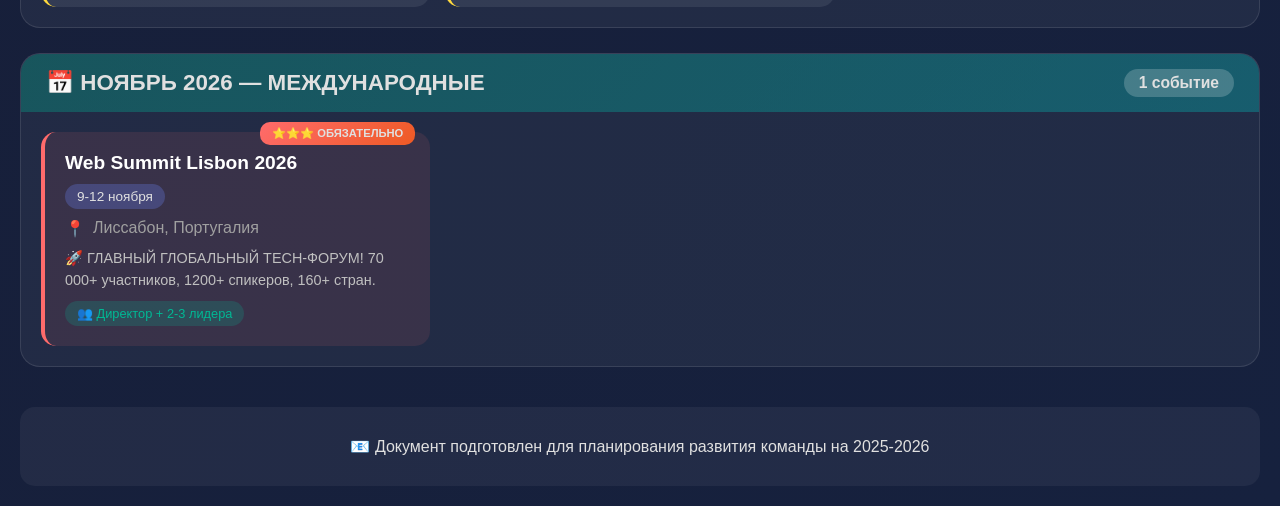
<file: index_old.html>
<!doctype html>
<html lang="ru">
  <head>
    <meta charset="UTF-8" />
    <meta name="viewport" content="width=device-width, initial-scale=1.0" />
    <title>Календарь мероприятий 2025-2026 | Ивент-агентство</title>
    <style>
      * {
        margin: 0;
        padding: 0;
        box-sizing: border-box;
      }

      body {
        font-family: "Segoe UI", Tahoma, Geneva, Verdana, sans-serif;
        background: linear-gradient(135deg, #1a1a2e 0%, #16213e 100%);
        color: #e0e0e0;
        min-height: 100vh;
        padding: 20px;
      }

      .container {
        max-width: 1400px;
        margin: 0 auto;
      }

      header {
        text-align: center;
        padding: 40px 20px;
        background: linear-gradient(135deg, #667eea 0%, #764ba2 100%);
        border-radius: 20px;
        margin-bottom: 30px;
        box-shadow: 0 10px 40px rgba(102, 126, 234, 0.3);
      }

      header h1 {
        font-size: 2.5em;
        margin-bottom: 10px;
        text-shadow: 2px 2px 4px rgba(0, 0, 0, 0.3);
      }

      header p {
        font-size: 1.2em;
        opacity: 0.9;
      }

      /* ФИЛЬТРЫ */
      .filters-container {
        background: rgba(255, 255, 255, 0.08);
        border-radius: 20px;
        padding: 25px;
        margin-bottom: 30px;
        border: 1px solid rgba(255, 255, 255, 0.1);
      }

      .filters-title {
        font-size: 1.3em;
        margin-bottom: 20px;
        display: flex;
        align-items: center;
        gap: 10px;
      }

      .filters-grid {
        display: grid;
        grid-template-columns: repeat(auto-fit, minmax(280px, 1fr));
        gap: 20px;
      }

      .filter-group {
        background: rgba(255, 255, 255, 0.05);
        padding: 15px;
        border-radius: 12px;
      }

      .filter-group label {
        display: block;
        margin-bottom: 10px;
        font-weight: bold;
        color: #a0a0ff;
      }

      .filter-group select {
        width: 100%;
        padding: 12px 15px;
        border-radius: 10px;
        border: 2px solid rgba(255, 255, 255, 0.2);
        background: rgba(30, 30, 50, 0.9);
        color: #fff;
        font-size: 1em;
        cursor: pointer;
        transition: all 0.3s ease;
      }

      .filter-group select:hover,
      .filter-group select:focus {
        border-color: #667eea;
        outline: none;
      }

      .filter-group select option {
        background: #1a1a2e;
        color: #fff;
        padding: 10px;
      }

      .filter-buttons {
        display: flex;
        gap: 10px;
        margin-top: 20px;
        flex-wrap: wrap;
      }

      .filter-btn {
        padding: 12px 25px;
        border-radius: 25px;
        border: none;
        cursor: pointer;
        font-size: 1em;
        transition: all 0.3s ease;
        font-weight: bold;
      }

      .filter-btn.apply {
        background: linear-gradient(135deg, #667eea 0%, #764ba2 100%);
        color: white;
      }

      .filter-btn.reset {
        background: rgba(255, 255, 255, 0.1);
        color: #fff;
        border: 2px solid rgba(255, 255, 255, 0.3);
      }

      .filter-btn:hover {
        transform: translateY(-2px);
        box-shadow: 0 5px 20px rgba(0, 0, 0, 0.3);
      }

      .results-count {
        text-align: center;
        padding: 15px;
        background: rgba(102, 126, 234, 0.2);
        border-radius: 10px;
        margin-top: 20px;
        font-size: 1.1em;
      }

      .results-count span {
        color: #ffd700;
        font-weight: bold;
        font-size: 1.3em;
      }

      /* ЛЕГЕНДА */
      .legend {
        display: flex;
        justify-content: center;
        gap: 30px;
        margin: 20px 0 30px;
        flex-wrap: wrap;
      }

      .legend-item {
        display: flex;
        align-items: center;
        gap: 8px;
        font-size: 0.95em;
      }

      .priority-star {
        font-size: 1.2em;
      }

      /* СЕКЦИИ */
      .section-title {
        font-size: 2em;
        padding: 20px 30px;
        margin: 30px 0 20px;
        border-radius: 15px;
        text-align: center;
      }

      .russia-title {
        background: linear-gradient(135deg, #ff6b6b 0%, #ee5a24 100%);
      }

      .international-title {
        background: linear-gradient(135deg, #00b894 0%, #00cec9 100%);
      }

      .month-block {
        background: rgba(255, 255, 255, 0.05);
        border-radius: 20px;
        margin-bottom: 25px;
        overflow: hidden;
        border: 1px solid rgba(255, 255, 255, 0.1);
      }

      .month-header {
        padding: 15px 25px;
        font-size: 1.4em;
        font-weight: bold;
        display: flex;
        justify-content: space-between;
        align-items: center;
      }

      .month-header.russia {
        background: linear-gradient(
          135deg,
          rgba(255, 107, 107, 0.3),
          rgba(238, 90, 36, 0.3)
        );
      }

      .month-header.international {
        background: linear-gradient(
          135deg,
          rgba(0, 184, 148, 0.3),
          rgba(0, 206, 201, 0.3)
        );
      }

      .event-count {
        background: rgba(255, 255, 255, 0.2);
        padding: 5px 15px;
        border-radius: 15px;
        font-size: 0.7em;
      }

      .events-grid {
        display: grid;
        grid-template-columns: repeat(auto-fill, minmax(350px, 1fr));
        gap: 15px;
        padding: 20px;
      }

      .event-card {
        background: rgba(255, 255, 255, 0.08);
        border-radius: 15px;
        padding: 20px;
        transition: all 0.3s ease;
        border-left: 4px solid #667eea;
        position: relative;
      }

      .event-card:hover {
        transform: translateY(-5px);
        box-shadow: 0 10px 30px rgba(0, 0, 0, 0.3);
        background: rgba(255, 255, 255, 0.12);
      }

      .event-card.priority-high {
        border-left-color: #ff6b6b;
        background: rgba(255, 107, 107, 0.1);
      }

      .event-card.priority-high::before {
        content: "⭐⭐⭐ ОБЯЗАТЕЛЬНО";
        position: absolute;
        top: -10px;
        right: 15px;
        background: linear-gradient(135deg, #ff6b6b, #ee5a24);
        padding: 5px 12px;
        border-radius: 10px;
        font-size: 0.7em;
        font-weight: bold;
      }

      .event-card.priority-medium {
        border-left-color: #ffd93d;
      }

      .event-card.priority-medium::before {
        content: "⭐⭐ Рекомендуется";
        position: absolute;
        top: -10px;
        right: 15px;
        background: linear-gradient(135deg, #ffd93d, #ff9f1a);
        color: #1a1a2e;
        padding: 5px 12px;
        border-radius: 10px;
        font-size: 0.7em;
        font-weight: bold;
      }

      .event-card.hidden {
        display: none !important;
      }

      .event-name {
        font-size: 1.2em;
        font-weight: bold;
        margin-bottom: 10px;
        color: #fff;
      }

      .event-date {
        display: inline-block;
        background: rgba(102, 126, 234, 0.3);
        padding: 5px 12px;
        border-radius: 20px;
        font-size: 0.85em;
        margin-bottom: 10px;
      }

      .event-location {
        display: flex;
        align-items: center;
        gap: 8px;
        margin-bottom: 10px;
        color: #a0a0a0;
      }

      .event-location::before {
        content: "📍";
      }

      .event-description {
        font-size: 0.9em;
        line-height: 1.5;
        color: #c0c0c0;
        margin-bottom: 10px;
      }

      .event-team {
        display: inline-block;
        background: rgba(0, 184, 148, 0.2);
        padding: 5px 12px;
        border-radius: 15px;
        font-size: 0.8em;
        color: #00b894;
      }

      .city-section {
        margin-bottom: 20px;
        padding: 0 20px 20px;
      }

      .city-header {
        font-size: 1.3em;
        padding: 12px 25px;
        background: rgba(255, 255, 255, 0.1);
        border-radius: 10px;
        margin-bottom: 15px;
        display: flex;
        align-items: center;
        gap: 10px;
      }

      .moscow-header {
        border-left: 4px solid #ff6b6b;
      }
      .spb-header {
        border-left: 4px solid #667eea;
      }
      .other-header {
        border-left: 4px solid #00b894;
      }
      .intl-header {
        border-left: 4px solid #00cec9;
      }

      .top-events {
        background: linear-gradient(
          135deg,
          rgba(255, 215, 0, 0.1),
          rgba(255, 165, 0, 0.1)
        );
        border: 2px solid rgba(255, 215, 0, 0.3);
        border-radius: 20px;
        padding: 25px;
        margin-bottom: 30px;
      }

      .top-events h2 {
        color: #ffd700;
        margin-bottom: 20px;
        display: flex;
        align-items: center;
        gap: 10px;
      }

      .top-events-grid {
        display: grid;
        grid-template-columns: repeat(auto-fill, minmax(300px, 1fr));
        gap: 15px;
      }

      .top-event-item {
        background: rgba(255, 255, 255, 0.08);
        padding: 15px;
        border-radius: 12px;
        border-left: 4px solid #ffd700;
      }

      .top-event-item strong {
        color: #ffd700;
      }

      .no-results {
        text-align: center;
        padding: 50px;
        background: rgba(255, 107, 107, 0.1);
        border-radius: 15px;
        margin: 30px 0;
        display: none;
      }

      .no-results.show {
        display: block;
      }

      .no-results h3 {
        color: #ff6b6b;
        margin-bottom: 10px;
      }

      footer {
        text-align: center;
        padding: 30px;
        margin-top: 40px;
        background: rgba(255, 255, 255, 0.05);
        border-radius: 15px;
      }

      @media (max-width: 768px) {
        header h1 {
          font-size: 1.8em;
        }
        .events-grid {
          grid-template-columns: 1fr;
        }
        .legend {
          flex-direction: column;
          align-items: center;
        }
        .filters-grid {
          grid-template-columns: 1fr;
        }
      }
    </style>
  </head>
  <body>
    <div class="container">
      <header>
        <h1>🎯 Календарь мероприятий 2025-2026</h1>
        <p>
          Для креативного ивент-агентства | Интеграции • Концепции • Мероприятия
        </p>
      </header>

      <!-- ФИЛЬТРЫ -->
      <div class="filters-container">
        <div class="filters-title">🔍 Фильтры</div>
        <div class="filters-grid">
          <div class="filter-group">
            <label>📅 Месяц</label>
            <select id="filter-month">
              <option value="all">Все месяцы</option>
              <option value="dec-2025">Декабрь 2025</option>
              <option value="jan-2026">Январь 2026</option>
              <option value="feb-2026">Февраль 2026</option>
              <option value="mar-2026">Март 2026</option>
              <option value="apr-2026">Апрель 2026</option>
              <option value="may-2026">Май 2026</option>
              <option value="jun-2026">Июнь 2026</option>
              <option value="jul-2026">Июль 2026</option>
              <option value="aug-sep-2026">Август-Сентябрь 2026</option>
              <option value="oct-2026">Октябрь 2026</option>
              <option value="nov-2026">Ноябрь 2026</option>
            </select>
          </div>

          <div class="filter-group">
            <label>📍 Место проведения</label>
            <select id="filter-city">
              <option value="all">Все места</option>
              <option value="moscow">🏛️ Москва</option>
              <option value="spb">🌉 Санкт-Петербург</option>
              <option value="russia-other">🇷🇺 Другие города России</option>
              <option value="international">🌍 Международные</option>
            </select>
          </div>

          <div class="filter-group">
            <label>⭐ Важность</label>
            <select id="filter-priority">
              <option value="all">Все уровни</option>
              <option value="high">⭐⭐⭐ Обязательно</option>
              <option value="medium">⭐⭐ Рекомендуется</option>
              <option value="low">⭐ По возможности</option>
            </select>
          </div>
        </div>

        <div class="filter-buttons">
          <button class="filter-btn apply" onclick="applyFilters()">
            ✅ Применить фильтры
          </button>
          <button class="filter-btn reset" onclick="resetFilters()">
            🔄 Сбросить
          </button>
        </div>

        <div class="results-count">
          Показано событий: <span id="visible-count">48</span> из
          <span id="total-count">48</span>
        </div>
      </div>

      <div class="legend">
        <div class="legend-item">
          <span class="priority-star">⭐⭐⭐</span> Обязательно к посещению
        </div>
        <div class="legend-item">
          <span class="priority-star">⭐⭐</span> Рекомендуется
        </div>
        <div class="legend-item">
          <span class="priority-star">⭐</span> По возможности
        </div>
      </div>

      <!-- ТОП ГЛАВНЫХ СОБЫТИЙ -->
      <div class="top-events" id="top-events">
        <h2>🏆 ТОП ГЛАВНЫХ СОБЫТИЙ</h2>
        <div class="top-events-grid">
          <div class="top-event-item">
            <strong>3. На уровне Идеи</strong><br />
            📅 21-22 апреля | 📍 Новосибирск<br />
            <small>Возрождение легенды, 1000+ заявок</small>
          </div>
          <div class="top-event-item">
            <strong>4. VidMK26</strong><br />
            📅 5-6 июня | 📍 Москва<br />
            <small>100+ спикеров, 7 залов, AI-видео</small>
          </div>
          <div class="top-event-item">
            <strong>5. Cannes Lions 2026</strong><br />
            📅 Май | 📍 Канны, Франция<br />
            <small>50 000 участников, олимпиада креатива</small>
          </div>
          <div class="top-event-item">
            <strong>6. Web Summit Lisbon</strong><br />
            📅 9-12 ноября | 📍 Лиссабон<br />
            <small>70 000+ участников, главный tech-форум</small>
          </div>
        </div>
      </div>

      <!-- СООБЩЕНИЕ "НЕТ РЕЗУЛЬТАТОВ" -->
      <div class="no-results" id="no-results">
        <h3>😕 Мероприятия не найдены</h3>
        <p>Попробуйте изменить параметры фильтрации или сбросить фильтры</p>
      </div>

      <!-- ВСЕ МЕРОПРИЯТИЯ -->
      <div id="all-events">
        <!-- ЯНВАРЬ 2026 - РОССИЯ -->
        <div class="month-block" data-month="jan-2026">
          <div class="month-header russia">
            <span>📅 ЯНВАРЬ 2026 — РОССИЯ</span>
            <span class="event-count month-count">3 события</span>
          </div>
          <div class="events-grid">
            <div
              class="event-card priority-medium"
              data-month="jan-2026"
              data-city="moscow"
              data-priority="medium"
            >
              <div class="event-name">Уникальная Россия</div>
              <div class="event-date">23 января - 8 февраля</div>
              <div class="event-location">Москва</div>
              <div class="event-description">
                12 000 кв.м выставка народного искусства, дизайна. Масштабный
                дизайн-проект.
              </div>
              <div class="event-team">👥 Дизайнеры</div>
            </div>
            <div
              class="event-card"
              data-month="jan-2026"
              data-city="moscow"
              data-priority="low"
            >
              <div class="event-name">Московские Узоры</div>
              <div class="event-date">23-25 января</div>
              <div class="event-location">Москва</div>
              <div class="event-description">Конкурс-фестиваль творчества.</div>
            </div>
            <div
              class="event-card priority-medium"
              data-month="jan-2026"
              data-city="moscow"
              data-priority="medium"
            >
              <div class="event-name">Хакатон VidMK по генеративному видео</div>
              <div class="event-date">22 января</div>
              <div class="event-location">Москва</div>
              <div class="event-description">
                100 нейрокреаторов, 25 команд за 24 часа создают рекламное
                AI-видео.
              </div>
              <div class="event-team">👥 1-2 креативщика</div>
            </div>
          </div>
        </div>

        <!-- ЯНВАРЬ 2026 - МЕЖДУНАРОДНЫЕ -->
        <div class="month-block" data-month="jan-2026">
          <div class="month-header international">
            <span>📅 ЯНВАРЬ 2026 — МЕЖДУНАРОДНЫЕ</span>
            <span class="event-count month-count">2 события</span>
          </div>
        </div>

        <!-- ФЕВРАЛЬ 2026 - РОССИЯ -->
        <div class="month-block" data-month="feb-2026">
          <div class="month-header russia">
            <span>📅 ФЕВРАЛЬ 2026 — РОССИЯ</span>
            <span class="event-count month-count">5 событий</span>
          </div>
          <div class="events-grid">
            <div
              class="event-card priority-high"
              data-month="feb-2026"
              data-city="moscow"
              data-priority="high"
            >
              <div class="event-name">CSTB.PRO.MEDIA 2026</div>
              <div class="event-date">17-18 февраля</div>
              <div class="event-location">LOFT HALL, Москва</div>
              <div class="event-description">
                28-й форум медиаиндустрии. 5300+ специалистов. ИИ в продакшене,
                Virtual Production, интерактивная реклама.
              </div>
              <div class="event-team">👥 2-3 человека</div>
            </div>
            <div
              class="event-card priority-medium"
              data-month="feb-2026"
              data-city="moscow"
              data-priority="medium"
            >
              <div class="event-name">PR+ Forum 2026</div>
              <div class="event-date">11-13 февраля</div>
              <div class="event-location">Москва</div>
              <div class="event-description">
                Медиа-коммуникации, работа с блогерами, AI в PR, ROI.
              </div>
              <div class="event-team">👥 1-2 человека</div>
            </div>
            <div
              class="event-card"
              data-month="feb-2026"
              data-city="moscow"
              data-priority="low"
            >
              <div class="event-name">Первозданная Россия</div>
              <div class="event-date">6 февраля - 5 марта</div>
              <div class="event-location">Москва</div>
              <div class="event-description">
                Фотовыставка природы, 400+ снимков. Вдохновение для дизайнеров.
              </div>
            </div>
            <div
              class="event-card priority-medium"
              data-month="feb-2026"
              data-city="spb"
              data-priority="medium"
            >
              <div class="event-name">Рекламный Хаб Северной столицы</div>
              <div class="event-date">17-18 февраля</div>
              <div class="event-location">Санкт-Петербург</div>
              <div class="event-description">
                Региональный форум рекламной индустрии.
              </div>
              <div class="event-team">👥 1 человек</div>
            </div>
            <div
              class="event-card"
              data-month="feb-2026"
              data-city="spb"
              data-priority="low"
            >
              <div class="event-name">ДоброМедиа</div>
              <div class="event-date">19-24 февраля</div>
              <div class="event-location">Санкт-Петербург</div>
              <div class="event-description">
                Конкурс социальной журналистики.
              </div>
            </div>
          </div>
        </div>

        <!-- ФЕВРАЛЬ 2026 - МЕЖДУНАРОДНЫЕ -->
        <div class="month-block" data-month="feb-2026">
          <div class="month-header international">
            <span>📅 ФЕВРАЛЬ 2026 — МЕЖДУНАРОДНЫЕ</span>
            <span class="event-count month-count">1 событие</span>
          </div>
          <div class="events-grid">
            <div
              class="event-card"
              data-month="feb-2026"
              data-city="international"
              data-priority="low"
            >
              <div class="event-name">Web Summit Qatar</div>
              <div class="event-date">1-4 февраля</div>
              <div class="event-location">Доха, Катар</div>
              <div class="event-description">
                Региональный tech-форум Web Summit.
              </div>
            </div>
          </div>
        </div>

        <!-- МАРТ 2026 - РОССИЯ -->
        <div class="month-block" data-month="mar-2026">
          <div class="month-header russia">
            <span>📅 МАРТ 2026 — РОССИЯ</span>
            <span class="event-count month-count">6 событий</span>
          </div>
          <div class="events-grid">
            <div
              class="event-card priority-high"
              data-month="mar-2026"
              data-city="moscow"
              data-priority="high"
            >
              <div class="event-name">SOLD OUT Forum</div>
              <div class="event-date">23-24 марта</div>
              <div class="event-location">Санкт-Петербург</div>
              <div class="event-description">
                Главный форум об организации и продвижении событий в России. 2
                дня программы, нетворкинг.
              </div>
              <div class="event-team">👥 Весь team!</div>
            </div>
            <div
              class="event-card priority-high"
              data-month="mar-2026"
              data-city="moscow"
              data-priority="high"
            >
              <div class="event-name">V Original+ Фестиваль контента</div>
              <div class="event-date">18-20 марта</div>
              <div class="event-location">Москва</div>
              <div class="event-description">
                Экранизации, сериалы, Virtual Production, AI в
                видеопроизводстве.
              </div>
              <div class="event-team">👥 1-2 креативщика</div>
            </div>
            <div
              class="event-card priority-medium"
              data-month="mar-2026"
              data-city="moscow"
              data-priority="medium"
            >
              <div class="event-name">VI Московская неделя моды</div>
              <div class="event-date">12-17 марта</div>
              <div class="event-location">Москва</div>
              <div class="event-description">
                Fashion-индустрия, дизайн, тренды.
              </div>
            </div>
            <div
              class="event-card priority-medium"
              data-month="mar-2026"
              data-city="moscow"
              data-priority="medium"
            >
              <div class="event-name">Global Tech Forum</div>
              <div class="event-date">27 марта</div>
              <div class="event-location">Москва</div>
              <div class="event-description">
                2000 участников, 120 спикеров. Цифровые тренды.
              </div>
              <div class="event-team">👥 1 человек</div>
            </div>
            <div
              class="event-card priority-medium"
              data-month="mar-2026"
              data-city="spb"
              data-priority="medium"
            >
              <div class="event-name">Spring Marketing Forum</div>
              <div class="event-date">5 марта</div>
              <div class="event-location">Санкт-Петербург</div>
              <div class="event-description">
                Тренды маркетинга, внедрение нейросетей в B2B.
              </div>
              <div class="event-team">👥 1 человек</div>
            </div>
            <div
              class="event-card"
              data-month="mar-2026"
              data-city="spb"
              data-priority="low"
            >
              <div class="event-name">Планета Искусств</div>
              <div class="event-date">15-18 марта</div>
              <div class="event-location">Санкт-Петербург</div>
              <div class="event-description">
                360° фестиваль искусств и творчества.
              </div>
            </div>
          </div>
        </div>

        <!-- МАРТ 2026 - МЕЖДУНАРОДНЫЕ -->
        <div class="month-block" data-month="mar-2026">
          <div class="month-header international">
            <span>📅 МАРТ 2026 — МЕЖДУНАРОДНЫЕ</span>
            <span class="event-count month-count">2 события</span>
          </div>
          <div class="events-grid">
            <div
              class="event-card"
              data-month="mar-2026"
              data-city="international"
              data-priority="low"
            >
              <div class="event-name">RISE Hong Kong</div>
              <div class="event-date">1-2 марта</div>
              <div class="event-location">Гонконг</div>
              <div class="event-description">Азиатский tech-форум.</div>
            </div>
          </div>
        </div>

        <!-- АПРЕЛЬ 2026 - РОССИЯ -->
        <div class="month-block" data-month="apr-2026">
          <div class="month-header russia">
            <span>📅 АПРЕЛЬ 2026 — РОССИЯ</span>
            <span class="event-count month-count">5 событий</span>
          </div>
          <div class="events-grid">
            <div
              class="event-card priority-high"
              data-month="apr-2026"
              data-city="russia-other"
              data-priority="high"
            >
              <div class="event-name">На уровне Идеи</div>
              <div class="event-date">21-22 апреля</div>
              <div class="event-location">Новосибирск</div>
              <div class="event-description">
                Возрождение легендарного фестиваля! 1000+ заявок, 37
                экспертов-жюри. Топ-агентства России.
              </div>
              <div class="event-team">👥 1-2 креативщика</div>
            </div>
            <div
              class="event-card priority-medium"
              data-month="apr-2026"
              data-city="moscow"
              data-priority="medium"
            >
              <div class="event-name">Blockchain Forum 2026</div>
              <div class="event-date">14-15 апреля</div>
              <div class="event-location">Москва</div>
              <div class="event-description">
                20 000+ участников. Web3, Metaverse, NFT, blockchain в медиа.
              </div>
              <div class="event-team">👥 1 человек</div>
            </div>
            <div
              class="event-card priority-medium"
              data-month="apr-2026"
              data-city="moscow"
              data-priority="medium"
            >
              <div class="event-name">Российская неделя высоких технологий</div>
              <div class="event-date">7-10 апреля</div>
              <div class="event-location">Москва</div>
              <div class="event-description">
                Связь-2026, Навитех, ICEE. Технологические инновации.
              </div>
            </div>
            <div
              class="event-card"
              data-month="apr-2026"
              data-city="moscow"
              data-priority="low"
            >
              <div class="event-name">ExpoCifra</div>
              <div class="event-date">14-16 апреля</div>
              <div class="event-location">Москва</div>
              <div class="event-description">
                IT, решения для цифровой трансформации.
              </div>
            </div>
            <div
              class="event-card"
              data-month="apr-2026"
              data-city="moscow"
              data-priority="low"
            >
              <div class="event-name">Российский форум индустрии дизайна</div>
              <div class="event-date">15-16 апреля</div>
              <div class="event-location">Москва</div>
              <div class="event-description">
                Дизайн-индустрия, тренды, нетворкинг.
              </div>
            </div>
          </div>
        </div>

        <!-- АПРЕЛЬ 2026 - МЕЖДУНАРОДНЫЕ -->
        <div class="month-block" data-month="apr-2026">
          <div class="month-header international">
            <span>📅 АПРЕЛЬ 2026 — МЕЖДУНАРОДНЫЕ</span>
            <span class="event-count month-count">1 событие</span>
          </div>
          <div class="events-grid">
            <div
              class="event-card priority-high"
              data-month="apr-2026"
              data-city="international"
              data-priority="high"
            >
              <div class="event-name">TED 2026</div>
              <div class="event-date">13-17 апреля</div>
              <div class="event-location">Ванкувер, Канада</div>
              <div class="event-description">
                ⚠️ ПОСЛЕДНИЙ ГОД В ВАНКУВЕРЕ! 1000 участников, 80+ TED Talks.
                Стоимость ~$12 000 USD.
              </div>
              <div class="event-team">👥 Директор + 1-2 лидера</div>
            </div>
          </div>
        </div>

        <!-- МАЙ 2026 - РОССИЯ -->
        <div class="month-block" data-month="may-2026">
          <div class="month-header russia">
            <span>📅 МАЙ 2026 — РОССИЯ</span>
            <span class="event-count month-count">1 событие</span>
          </div>
          <div class="events-grid">
            <div
              class="event-card priority-medium"
              data-month="may-2026"
              data-city="moscow"
              data-priority="medium"
            >
              <div class="event-name">Business & Design Dialogue</div>
              <div class="event-date">28-29 мая</div>
              <div class="event-location">Москва</div>
              <div class="event-description">
                Дизайн офисных пространств, AI в дизайне.
              </div>
              <div class="event-team">👥 1 человек</div>
            </div>
          </div>
        </div>

        <!-- МАЙ 2026 - МЕЖДУНАРОДНЫЕ -->
        <div class="month-block" data-month="may-2026">
          <div class="month-header international">
            <span>📅 МАЙ 2026 — МЕЖДУНАРОДНЫЕ</span>
            <span class="event-count month-count">1 событие</span>
          </div>
          <div class="events-grid">
            <div
              class="event-card priority-high"
              data-month="may-2026"
              data-city="international"
              data-priority="high"
            >
              <div class="event-name">Cannes Lions 2026</div>
              <div class="event-date">12-23 мая</div>
              <div class="event-location">Канны, Франция</div>
              <div class="event-description">
                🏆 ОЛИМПИАДА КРЕАТИВНОЙ ИНДУСТРИИ! 50 000 участников. Лучшие
                креативные работы мира.
              </div>
              <div class="event-team">👥 2-3 креативщика + менеджмент</div>
            </div>
          </div>
        </div>

        <!-- ИЮНЬ 2026 - РОССИЯ -->
        <div class="month-block" data-month="jun-2026">
          <div class="month-header russia">
            <span>📅 ИЮНЬ 2026 — РОССИЯ</span>
            <span class="event-count month-count">2 события</span>
          </div>
          <div class="events-grid">
            <div
              class="event-card priority-high"
              data-month="jun-2026"
              data-city="moscow"
              data-priority="high"
            >
              <div class="event-name">VidMK26</div>
              <div class="event-date">5-6 июня</div>
              <div class="event-location">Soluxe Hotel, Москва</div>
              <div class="event-description">
                X ежегодный форум создателей кино и видео. 100+ спикеров, 2000+
                участников, 7 залов.
              </div>
              <div class="event-team">👥 1-2 креативщика</div>
            </div>
            <div
              class="event-card priority-medium"
              data-month="jun-2026"
              data-city="spb"
              data-priority="medium"
            >
              <div class="event-name">ПМЭФ 2026</div>
              <div class="event-date">3-6 июня</div>
              <div class="event-location">Санкт-Петербург</div>
              <div class="event-description">
                Петербургский международный экономический форум. 24 000
                участников.
              </div>
              <div class="event-team">👥 1 человек</div>
            </div>
          </div>
        </div>

        <!-- ИЮНЬ 2026 - МЕЖДУНАРОДНЫЕ -->
        <div class="month-block" data-month="jun-2026">
          <div class="month-header international">
            <span>📅 ИЮНЬ 2026 — МЕЖДУНАРОДНЫЕ</span>
            <span class="event-count month-count">1 событие</span>
          </div>
        </div>

        <!-- ИЮЛЬ 2026 -->
        <div class="month-block" data-month="jul-2026">
          <div class="month-header russia">
            <span>📅 ИЮЛЬ 2026 — РОССИЯ</span>
            <span class="event-count month-count">2 события</span>
          </div>
          <div class="events-grid">
            <div
              class="event-card priority-medium"
              data-month="jul-2026"
              data-city="spb"
              data-priority="medium"
            >
              <div class="event-name">Gamma Festival 2026 - X edition</div>
              <div class="event-date">3-6 июля</div>
              <div class="event-location">Санкт-Петербург</div>
              <div class="event-description">
                Фестиваль электронной музыки и современной культуры
              </div>
              <div class="event-team">👥 1-2 человека</div>
            </div>
            <div
              class="event-card"
              data-month="jul-2026"
              data-city="moscow"
              data-priority="low"
            >
              <div class="event-name">Epic Con Russia</div>
              <div class="event-date">4-5 июля</div>
              <div class="event-location">Москва</div>
              <div class="event-description">
                Фестиваль фантастики, фан-культура. Вдохновение для креативов.
              </div>
              <div class="event-team">👥 1-2 человека</div>
            </div>
            <div
              class="event-card"
              data-month="jul-2026"
              data-city="spb"
              data-priority="low"
            >
              <div class="event-name">Дивный остров</div>
              <div class="event-date">23-26 июля</div>
              <div class="event-location">Санкт-Петербург</div>
              <div class="event-description">
                Творчество, танец, театр, выставки.
              </div>
            </div>
          </div>
        </div>

        <!-- АВГУСТ-СЕНТЯБРЬ 2026 - РОССИЯ -->
        <div class="month-block" data-month="aug-sep-2026">
          <div class="month-header russia">
            <span>📅 АВГУСТ-СЕНТЯБРЬ 2026 — РОССИЯ</span>
            <span class="event-count month-count">4 события</span>
          </div>
          <div class="events-grid">
            <div
              class="event-card priority-medium"
              data-month="aug-sep-2026"
              data-city="moscow"
              data-priority="medium"
            >
              <div class="event-name">Московская книжная ярмарка</div>
              <div class="event-date">3-7 сентября</div>
              <div class="event-location">Москва</div>
              <div class="event-description">
                300+ издателей, встречи с авторами. Контент для экранизаций.
              </div>
            </div>
            <div
              class="event-card priority-medium"
              data-month="aug-sep-2026"
              data-city="moscow"
              data-priority="medium"
            >
              <div class="event-name">МТК-2026</div>
              <div class="event-date">8-10 сентября</div>
              <div class="event-location">Москва</div>
              <div class="event-description">
                800+ спикеров, 20+ треков. Медиа и технологии.
              </div>
            </div>
            <div
              class="event-card priority-medium"
              data-month="aug-sep-2026"
              data-city="spb"
              data-priority="medium"
            >
              <div class="event-name">Российские дни дизайна и архитектуры</div>
              <div class="event-date">23-25 сентября</div>
              <div class="event-location">Санкт-Петербург</div>
              <div class="event-description">
                Дизайн, архитектура, пространства.
              </div>
              <div class="event-team">👥 1 дизайнер</div>
            </div>
            <div
              class="event-card"
              data-month="aug-sep-2026"
              data-city="russia-other"
              data-priority="low"
            >
              <div class="event-name">Kazan Digital Week</div>
              <div class="event-date">16-18 сентября</div>
              <div class="event-location">Казань</div>
              <div class="event-description">
                Цифровые технологии, инновации.
              </div>
            </div>
          </div>
        </div>

        <!-- АВГУСТ-СЕНТЯБРЬ 2026 - МЕЖДУНАРОДНЫЕ -->
        <div class="month-block" data-month="aug-sep-2026">
          <div class="month-header international">
            <span>📅 АВГУСТ-СЕНТЯБРЬ 2026 — МЕЖДУНАРОДНЫЕ</span>
            <span class="event-count month-count">2 события</span>
          </div>
          <div class="events-grid">
            <div
              class="event-card priority-medium"
              data-month="aug-sep-2026"
              data-city="international"
              data-priority="medium"
            >
              <div class="event-name">Burning Man 2026</div>
              <div class="event-date">30 августа - 7 сентября</div>
              <div class="event-location">Невада, США</div>
              <div class="event-description">
                70 000 людей в пустыне. 2000 арт-инсталляций. Экстремальное
                вдохновение.
              </div>
            </div>
            <div
              class="event-card priority-medium"
              data-month="aug-sep-2026"
              data-city="international"
              data-priority="medium"
            >
              <div class="event-name">DMEXCO 2026</div>
              <div class="event-date">23-24 сентября</div>
              <div class="event-location">Кельн, Германия</div>
              <div class="event-description">
                40 000 маркетинг-лидеров. Главная конференция по цифровому
                маркетингу в Европе.
              </div>
            </div>
          </div>
        </div>

        <!-- ОКТЯБРЬ 2026 - МЕЖДУНАРОДНЫЕ -->
        <div class="month-block" data-month="oct-2026">
          <div class="month-header international">
            <span>📅 ОКТЯБРЬ 2026 — МЕЖДУНАРОДНЫЕ</span>
            <span class="event-count month-count">2 события</span>
          </div>
          <div class="events-grid">
            <div
              class="event-card priority-medium"
              data-month="oct-2026"
              data-city="international"
              data-priority="medium"
            >
              <div class="event-name">Adobe MAX 2026</div>
              <div class="event-date">26-28 октября</div>
              <div class="event-location">Лос-Анджелес, США</div>
              <div class="event-description">
                200+ мастер-классов. Generative AI, 3D, Video Production.
              </div>
              <div class="event-team">👥 2-3 дизайнера</div>
            </div>
            <div
              class="event-card priority-medium"
              data-month="oct-2026"
              data-city="international"
              data-priority="medium"
            >
              <div class="event-name">MIPCOM 2026</div>
              <div class="event-date">12-15 октября</div>
              <div class="event-location">Канны, Франция</div>
              <div class="event-description">
                Международный маркетплейс контента. Режиссеры, продюсеры,
                платформы.
              </div>
            </div>
          </div>
        </div>

        <!-- НОЯБРЬ 2026 - МЕЖДУНАРОДНЫЕ -->
        <div class="month-block" data-month="nov-2026">
          <div class="month-header international">
            <span>📅 НОЯБРЬ 2026 — МЕЖДУНАРОДНЫЕ</span>
            <span class="event-count month-count">1 событие</span>
          </div>
          <div class="events-grid">
            <div
              class="event-card priority-high"
              data-month="nov-2026"
              data-city="international"
              data-priority="high"
            >
              <div class="event-name">Web Summit Lisbon 2026</div>
              <div class="event-date">9-12 ноября</div>
              <div class="event-location">Лиссабон, Португалия</div>
              <div class="event-description">
                🚀 ГЛАВНЫЙ ГЛОБАЛЬНЫЙ TECH-ФОРУМ! 70 000+ участников, 1200+
                спикеров, 160+ стран.
              </div>
              <div class="event-team">👥 Директор + 2-3 лидера</div>
            </div>
          </div>
        </div>
      </div>

      <footer>
        <p>
          📧 Документ подготовлен для планирования развития команды на 2025-2026
        </p>
      </footer>
    </div>

    <script>
      // Подсчёт общего количества событий
      function countEvents() {
        const allCards = document.querySelectorAll(".event-card");
        const visibleCards = document.querySelectorAll(
          ".event-card:not(.hidden)",
        );
        document.getElementById("total-count").textContent = allCards.length;
        document.getElementById("visible-count").textContent =
          visibleCards.length;

        // Показать/скрыть сообщение "нет результатов"
        const noResults = document.getElementById("no-results");
        const topEvents = document.getElementById("top-events");
        if (visibleCards.length === 0) {
          noResults.classList.add("show");
          topEvents.style.display = "none";
        } else {
          noResults.classList.remove("show");
          topEvents.style.display = "block";
        }

        // Скрыть пустые месяц-блоки
        document.querySelectorAll(".month-block").forEach((block) => {
          const visibleInBlock = block.querySelectorAll(
            ".event-card:not(.hidden)",
          ).length;
          block.style.display = visibleInBlock > 0 ? "block" : "none";

          // Обновить счётчик в заголовке месяца
          const countSpan = block.querySelector(".month-count");
          if (countSpan) {
            countSpan.textContent =
              visibleInBlock +
              " событ" +
              (visibleInBlock === 1 ? "ие" : visibleInBlock < 5 ? "ия" : "ий");
          }
        });
      }

      function applyFilters() {
        const monthFilter = document.getElementById("filter-month").value;
        const cityFilter = document.getElementById("filter-city").value;
        const priorityFilter = document.getElementById("filter-priority").value;

        const cards = document.querySelectorAll(".event-card");

        cards.forEach((card) => {
          const cardMonth = card.getAttribute("data-month");
          const cardCity = card.getAttribute("data-city");
          const cardPriority = card.getAttribute("data-priority");

          let showCard = true;

          // Фильтр по месяцу
          if (monthFilter !== "all" && cardMonth !== monthFilter) {
            showCard = false;
          }

          // Фильтр по городу
          if (cityFilter !== "all" && cardCity !== cityFilter) {
            showCard = false;
          }

          // Фильтр по приоритету
          if (priorityFilter !== "all" && cardPriority !== priorityFilter) {
            showCard = false;
          }

          if (showCard) {
            card.classList.remove("hidden");
          } else {
            card.classList.add("hidden");
          }
        });

        countEvents();

        // Скрыть топ-8 если применены фильтры
        const topEvents = document.getElementById("top-events");
        if (
          monthFilter !== "all" ||
          cityFilter !== "all" ||
          priorityFilter !== "all"
        ) {
          topEvents.style.display = "none";
        } else {
          topEvents.style.display = "block";
        }
      }

      function resetFilters() {
        document.getElementById("filter-month").value = "all";
        document.getElementById("filter-city").value = "all";
        document.getElementById("filter-priority").value = "all";

        const cards = document.querySelectorAll(".event-card");
        cards.forEach((card) => {
          card.classList.remove("hidden");
        });

        document.querySelectorAll(".month-block").forEach((block) => {
          block.style.display = "block";
        });

        document.getElementById("top-events").style.display = "block";
        document.getElementById("no-results").classList.remove("show");

        countEvents();
      }

      // Автоматическое применение фильтров при изменении
      document
        .getElementById("filter-month")
        .addEventListener("change", applyFilters);
      document
        .getElementById("filter-city")
        .addEventListener("change", applyFilters);
      document
        .getElementById("filter-priority")
        .addEventListener("change", applyFilters);

      document.addEventListener("DOMContentLoaded", countEvents);
    </script>
  </body>
</html>
</file>
<file: styles.css>
/* ============================================================
   НАОМ ПЛАТФОРМА — ОБЩИЕ СТИЛИ
   ============================================================ */

@import url('https://fonts.googleapis.com/css2?family=Unbounded:wght@300;400;500;600;700&family=Inter:wght@300;400;500;600&display=swap');

:root {
  /* Цвета */
  --bg-base:       #0b0c10;
  --bg-card:       #12141a;
  --bg-card-hover: #181b24;
  --bg-glass:      rgba(255,255,255,0.04);
  --bg-glass-hover:rgba(255,255,255,0.07);
  --border:        rgba(255,255,255,0.08);
  --border-hover:  rgba(255,255,255,0.18);

  --accent:        #e8ff47;        /* Неоново-жёлтый */
  --accent-dim:    rgba(232,255,71,0.12);
  --accent-glow:   rgba(232,255,71,0.25);

  --red:           #ff4d6a;
  --red-dim:       rgba(255,77,106,0.12);
  --orange:        #ff8c42;
  --orange-dim:    rgba(255,140,66,0.12);
  --teal:          #00e5c3;
  --teal-dim:      rgba(0,229,195,0.10);
  --blue:          #4d9fff;
  --blue-dim:      rgba(77,159,255,0.12);
  --purple:        #b06bff;
  --purple-dim:    rgba(176,107,255,0.12);

  --text-primary:  #f0f2f5;
  --text-secondary:#9da5b4;
  --text-muted:    #5a6273;

  /* Шрифты */
  --font-display:  'Unbounded', sans-serif;
  --font-body:     'Inter', sans-serif;

  /* Радиусы */
  --r-sm:   8px;
  --r-md:   14px;
  --r-lg:   20px;
  --r-xl:   28px;

  /* Тени */
  --shadow-card: 0 4px 24px rgba(0,0,0,0.4);
  --shadow-glow: 0 0 40px rgba(232,255,71,0.08);
}

/* ─── СБРОС ─── */
*, *::before, *::after { box-sizing: border-box; margin: 0; padding: 0; }
html { scroll-behavior: smooth; }

body {
  font-family: var(--font-body);
  background: var(--bg-base);
  color: var(--text-primary);
  min-height: 100vh;
  line-height: 1.6;
  -webkit-font-smoothing: antialiased;
}

a { color: inherit; text-decoration: none; }
img { max-width: 100%; }
button { cursor: pointer; font-family: inherit; }

/* ─── КОНТЕЙНЕР ─── */
.container {
  max-width: 1280px;
  margin: 0 auto;
  padding: 0 24px;
}

/* ─── НАВИГАЦИЯ ─── */
.navbar {
  position: sticky;
  top: 0;
  z-index: 100;
  background: rgba(11,12,16,0.85);
  backdrop-filter: blur(20px);
  border-bottom: 1px solid var(--border);
  padding: 0 24px;
}

.navbar-inner {
  max-width: 1280px;
  margin: 0 auto;
  height: 64px;
  display: flex;
  align-items: center;
  justify-content: space-between;
  gap: 32px;
}

.navbar-logo {
  font-family: var(--font-display);
  font-size: 14px;
  font-weight: 700;
  letter-spacing: 0.08em;
  color: var(--accent);
  text-transform: uppercase;
  flex-shrink: 0;
}

.navbar-nav {
  display: flex;
  gap: 4px;
  align-items: center;
}

.nav-link {
  padding: 8px 16px;
  border-radius: var(--r-sm);
  font-size: 14px;
  font-weight: 500;
  color: var(--text-secondary);
  transition: all 0.2s;
  white-space: nowrap;
}
.nav-link:hover { color: var(--text-primary); background: var(--bg-glass); }
.nav-link.active { color: var(--accent); background: var(--accent-dim); }

/* ─── ШАПКА СТРАНИЦЫ ─── */
.page-header {
  padding: 64px 0 48px;
  border-bottom: 1px solid var(--border);
  margin-bottom: 40px;
}

.page-title {
  font-family: var(--font-display);
  font-size: clamp(28px, 4vw, 52px);
  font-weight: 700;
  letter-spacing: -0.02em;
  line-height: 1.1;
  margin-bottom: 12px;
}

.page-title span { color: var(--accent); }

.page-subtitle {
  font-size: 16px;
  color: var(--text-secondary);
  max-width: 560px;
}

/* ─── ПАНЕЛЬ ФИЛЬТРОВ ─── */
.filters-panel {
  background: var(--bg-card);
  border: 1px solid var(--border);
  border-radius: var(--r-lg);
  padding: 24px;
  margin-bottom: 32px;
  display: flex;
  flex-direction: column;
  gap: 16px;
}

.filters-row {
  display: flex;
  gap: 12px;
  flex-wrap: wrap;
  align-items: center;
}

.search-wrap {
  position: relative;
  flex: 1;
  min-width: 220px;
}

.search-icon {
  position: absolute;
  left: 14px;
  top: 50%;
  transform: translateY(-50%);
  color: var(--text-muted);
  pointer-events: none;
  font-size: 16px;
}

.search-input {
  width: 100%;
  padding: 11px 14px 11px 40px;
  background: var(--bg-glass);
  border: 1px solid var(--border);
  border-radius: var(--r-sm);
  color: var(--text-primary);
  font-family: var(--font-body);
  font-size: 14px;
  transition: border-color 0.2s, background 0.2s;
}
.search-input::placeholder { color: var(--text-muted); }
.search-input:focus {
  outline: none;
  border-color: var(--accent);
  background: var(--bg-glass-hover);
}

/* Фильтр-кнопки (теги) */
.filter-tags {
  display: flex;
  gap: 8px;
  flex-wrap: wrap;
  align-items: center;
}

.filter-label {
  font-size: 12px;
  font-weight: 600;
  text-transform: uppercase;
  letter-spacing: 0.08em;
  color: var(--text-muted);
  white-space: nowrap;
  margin-right: 4px;
}

.filter-tag {
  padding: 6px 14px;
  border-radius: 20px;
  border: 1px solid var(--border);
  background: transparent;
  color: var(--text-secondary);
  font-size: 13px;
  font-weight: 500;
  transition: all 0.2s;
  white-space: nowrap;
}
.filter-tag:hover {
  border-color: var(--border-hover);
  color: var(--text-primary);
  background: var(--bg-glass);
}
.filter-tag.active {
  background: var(--accent);
  border-color: var(--accent);
  color: #000;
  font-weight: 700;
}

.filters-actions {
  display: flex;
  align-items: center;
  justify-content: space-between;
  gap: 12px;
  flex-wrap: wrap;
}

.results-info {
  font-size: 13px;
  color: var(--text-muted);
}
.results-info strong {
  color: var(--accent);
  font-weight: 700;
}

.btn-reset {
  padding: 8px 18px;
  border-radius: var(--r-sm);
  border: 1px solid var(--border);
  background: transparent;
  color: var(--text-secondary);
  font-size: 13px;
  transition: all 0.2s;
}
.btn-reset:hover {
  border-color: var(--border-hover);
  color: var(--text-primary);
  background: var(--bg-glass);
}

/* ─── БЛОК ГЛАВНЫХ СОБЫТИЙ ─── */
.featured-section {
  margin-bottom: 48px;
}

.section-header {
  display: flex;
  align-items: center;
  justify-content: space-between;
  margin-bottom: 20px;
  gap: 16px;
}

.section-title {
  font-family: var(--font-display);
  font-size: 15px;
  font-weight: 700;
  letter-spacing: 0.06em;
  text-transform: uppercase;
  color: var(--text-secondary);
  display: flex;
  align-items: center;
  gap: 10px;
}
.section-title::before {
  content: '';
  width: 3px;
  height: 16px;
  background: var(--accent);
  border-radius: 2px;
  flex-shrink: 0;
}

.featured-grid {
  display: grid;
  grid-template-columns: repeat(auto-fill, minmax(300px, 1fr));
  gap: 16px;
}

/* ─── КАРТОЧКА СОБЫТИЯ ─── */
.event-card {
  background: var(--bg-card);
  border: 1px solid var(--border);
  border-radius: var(--r-lg);
  padding: 20px;
  display: flex;
  flex-direction: column;
  gap: 12px;
  transition: all 0.25s;
  position: relative;
  overflow: hidden;
}
.event-card:hover {
  border-color: var(--border-hover);
  background: var(--bg-card-hover);
  transform: translateY(-2px);
  box-shadow: var(--shadow-card);
}

/* Полоска важности */
.event-card::before {
  content: '';
  position: absolute;
  top: 0; left: 0; right: 0;
  height: 3px;
  border-radius: var(--r-lg) var(--r-lg) 0 0;
  background: var(--border);
}
.event-card.importance-high::before { background: var(--red); }
.event-card.importance-medium::before { background: var(--orange); }
.event-card.importance-low::before { background: var(--teal); }

.event-card-top {
  display: flex;
  align-items: flex-start;
  justify-content: space-between;
  gap: 8px;
}

.event-title {
  font-family: var(--font-display);
  font-size: 14px;
  font-weight: 600;
  line-height: 1.3;
  color: var(--text-primary);
  flex: 1;
}

.importance-badge {
  flex-shrink: 0;
  padding: 3px 8px;
  border-radius: 6px;
  font-size: 10px;
  font-weight: 700;
  text-transform: uppercase;
  letter-spacing: 0.06em;
}
.importance-badge.high   { background: var(--red-dim);    color: var(--red); }
.importance-badge.medium { background: var(--orange-dim); color: var(--orange); }
.importance-badge.low    { background: var(--teal-dim);   color: var(--teal); }

.event-meta {
  display: flex;
  flex-direction: column;
  gap: 6px;
}

.event-meta-item {
  display: flex;
  align-items: center;
  gap: 8px;
  font-size: 13px;
  color: var(--text-secondary);
}

.event-meta-icon {
  font-size: 13px;
  flex-shrink: 0;
  width: 16px;
  text-align: center;
}

.event-description {
  font-size: 13px;
  color: var(--text-secondary);
  line-height: 1.5;
}

.event-footer {
  display: flex;
  align-items: center;
  justify-content: space-between;
  gap: 8px;
  flex-wrap: wrap;
  margin-top: auto;
  padding-top: 12px;
  border-top: 1px solid var(--border);
}

.event-recommended {
  font-size: 12px;
  color: var(--blue);
  background: var(--blue-dim);
  padding: 3px 10px;
  border-radius: 12px;
}

.event-naom {
  font-size: 12px;
  color: var(--accent);
  background: var(--accent-dim);
  padding: 3px 10px;
  border-radius: 12px;
}

.event-link {
  font-size: 12px;
  color: var(--text-muted);
  padding: 3px 10px;
  border-radius: 12px;
  border: 1px solid var(--border);
  transition: all 0.2s;
  display: inline-flex;
  align-items: center;
  gap: 4px;
}
.event-link:hover {
  color: var(--text-primary);
  border-color: var(--border-hover);
}

/* Теги */
.event-tags {
  display: flex;
  flex-wrap: wrap;
  gap: 6px;
}
.event-tag {
  font-size: 11px;
  padding: 2px 8px;
  border-radius: 10px;
  background: var(--bg-glass);
  color: var(--text-muted);
  border: 1px solid var(--border);
}

/* ─── БЛОК ПО МЕСЯЦАМ ─── */
.month-section {
  margin-bottom: 40px;
}

.month-header {
  display: flex;
  align-items: center;
  justify-content: space-between;
  padding: 14px 20px;
  background: var(--bg-card);
  border: 1px solid var(--border);
  border-radius: var(--r-md);
  margin-bottom: 16px;
  cursor: pointer;
  transition: all 0.2s;
  gap: 12px;
}
.month-header:hover { border-color: var(--border-hover); background: var(--bg-card-hover); }

.month-header-left {
  display: flex;
  align-items: center;
  gap: 12px;
}

.month-dot {
  width: 8px; height: 8px;
  border-radius: 50%;
  background: var(--accent);
  flex-shrink: 0;
}

.month-name {
  font-family: var(--font-display);
  font-size: 14px;
  font-weight: 700;
  letter-spacing: 0.04em;
  text-transform: uppercase;
}

.month-count {
  font-size: 12px;
  color: var(--text-muted);
  background: var(--bg-glass);
  padding: 3px 10px;
  border-radius: 10px;
  font-weight: 500;
}

.month-toggle {
  font-size: 18px;
  color: var(--text-muted);
  transition: transform 0.3s;
  flex-shrink: 0;
}
.month-header.collapsed .month-toggle { transform: rotate(-90deg); }

.events-grid {
  display: grid;
  grid-template-columns: repeat(auto-fill, minmax(320px, 1fr));
  gap: 16px;
}

/* ─── НЕТ РЕЗУЛЬТАТОВ ─── */
.no-results {
  text-align: center;
  padding: 80px 40px;
  color: var(--text-muted);
  display: none;
}
.no-results.show { display: block; }
.no-results-icon { font-size: 48px; margin-bottom: 16px; opacity: 0.4; }
.no-results h3 {
  font-family: var(--font-display);
  font-size: 18px;
  font-weight: 700;
  margin-bottom: 8px;
  color: var(--text-secondary);
}

/* ─── КАРТОЧКА ПОДРЯДЧИКА ─── */
.contractor-card {
  background: var(--bg-card);
  border: 1px solid var(--border);
  border-radius: var(--r-lg);
  padding: 24px;
  display: flex;
  flex-direction: column;
  gap: 14px;
  transition: all 0.25s;
}
.contractor-card:hover {
  border-color: var(--border-hover);
  background: var(--bg-card-hover);
  transform: translateY(-2px);
  box-shadow: var(--shadow-card);
}

.contractor-card-top {
  display: flex;
  justify-content: space-between;
  align-items: flex-start;
  gap: 12px;
}

.contractor-name {
  font-family: var(--font-display);
  font-size: 15px;
  font-weight: 700;
  line-height: 1.25;
  color: var(--text-primary);
}

.category-badge {
  flex-shrink: 0;
  padding: 4px 10px;
  border-radius: 8px;
  font-size: 11px;
  font-weight: 700;
  text-transform: uppercase;
  letter-spacing: 0.06em;
}

.contractor-description {
  font-size: 13px;
  color: var(--text-secondary);
  line-height: 1.6;
}

.contractor-highlights {
  list-style: none;
  display: flex;
  flex-direction: column;
  gap: 6px;
}
.contractor-highlights li {
  font-size: 12px;
  color: var(--text-secondary);
  display: flex;
  align-items: flex-start;
  gap: 8px;
}
.contractor-highlights li::before {
  content: '→';
  color: var(--accent);
  flex-shrink: 0;
  margin-top: 1px;
}

.contractor-footer {
  margin-top: auto;
  padding-top: 14px;
  border-top: 1px solid var(--border);
  display: flex;
  align-items: center;
  justify-content: space-between;
  flex-wrap: wrap;
  gap: 8px;
}

.contractor-price {
  font-size: 13px;
  font-weight: 600;
  color: var(--accent);
}

.contractor-experience {
  font-size: 12px;
  color: var(--text-muted);
}

.contractor-clients {
  font-size: 12px;
  color: var(--text-muted);
  margin-top: -4px;
}

/* Бейджи категорий */
.cat-host     { background: rgba(176,107,255,0.15); color: var(--purple); }
.cat-band     { background: rgba(77,159,255,0.15);  color: var(--blue); }
.cat-show     { background: rgba(255,140,66,0.15);  color: var(--orange); }
.cat-venue    { background: rgba(0,229,195,0.15);   color: var(--teal); }
.cat-interactive { background: rgba(232,255,71,0.15); color: var(--accent); }

/* ─── КАТЕГОРИИ ПОДРЯДЧИКОВ ─── */
.category-section { margin-bottom: 48px; }

.category-header {
  display: flex;
  align-items: center;
  gap: 14px;
  margin-bottom: 20px;
  padding-bottom: 16px;
  border-bottom: 1px solid var(--border);
}

.category-icon {
  font-size: 24px;
  width: 48px; height: 48px;
  display: flex; align-items: center; justify-content: center;
  background: var(--bg-card);
  border: 1px solid var(--border);
  border-radius: var(--r-md);
  flex-shrink: 0;
}

.category-title {
  font-family: var(--font-display);
  font-size: 18px;
  font-weight: 700;
  text-transform: uppercase;
  letter-spacing: 0.04em;
}

.contractors-grid {
  display: grid;
  grid-template-columns: repeat(auto-fill, minmax(320px, 1fr));
  gap: 16px;
}

/* ─── ПОДВАЛ ─── */
footer {
  margin-top: 80px;
  padding: 32px 0;
  border-top: 1px solid var(--border);
  text-align: center;
  color: var(--text-muted);
  font-size: 13px;
}

/* ─── МОБИЛЬНАЯ АДАПТАЦИЯ ─── */
@media (max-width: 768px) {
  .navbar-nav { display: none; }
  .page-header { padding: 40px 0 32px; }
  .events-grid,
  .featured-grid,
  .contractors-grid {
    grid-template-columns: 1fr;
  }
  .filters-row { flex-direction: column; }
  .filter-tags { gap: 6px; }
}

@media (max-width: 480px) {
  .container { padding: 0 16px; }
  .filters-panel { padding: 16px; }
  .event-card { padding: 16px; }
  .contractor-card { padding: 16px; }
  .month-name { font-size: 12px; }
}

/* ─── АНИМАЦИИ ─── */
@keyframes fadeIn {
  from { opacity: 0; transform: translateY(8px); }
  to   { opacity: 1; transform: translateY(0); }
}
.event-card, .contractor-card {
  animation: fadeIn 0.35s ease both;
}

/* ─── SELECT (ВЫПАДАЮЩИЕ СПИСКИ) ─── */
.select-group {
  display: flex;
  flex-direction: column;
  gap: 5px;
  min-width: 180px;
}

.select-label {
  font-size: 11px;
  font-weight: 600;
  text-transform: uppercase;
  letter-spacing: 0.08em;
  color: var(--text-muted);
}

.filter-select {
  padding: 9px 32px 9px 12px;
  background: var(--bg-glass);
  border: 1px solid var(--border);
  border-radius: var(--r-sm);
  color: var(--text-primary);
  font-family: var(--font-body);
  font-size: 14px;
  cursor: pointer;
  transition: border-color 0.2s, background 0.2s;
  appearance: none;
  -webkit-appearance: none;
  background-image: url("data:image/svg+xml,%3Csvg xmlns='http://www.w3.org/2000/svg' width='12' height='12' viewBox='0 0 12 12'%3E%3Cpath fill='%239da5b4' d='M6 8L1 3h10z'/%3E%3C/svg%3E");
  background-repeat: no-repeat;
  background-position: right 10px center;
  width: 100%;
}

.filter-select:focus {
  outline: none;
  border-color: var(--accent);
  background-color: var(--bg-glass-hover);
}

.filter-select option {
  background: #1a1c24;
  color: var(--text-primary);
}

@media (max-width: 768px) {
  .select-group { min-width: 100%; }
  .filters-row  { flex-direction: column; }
}
</file>
